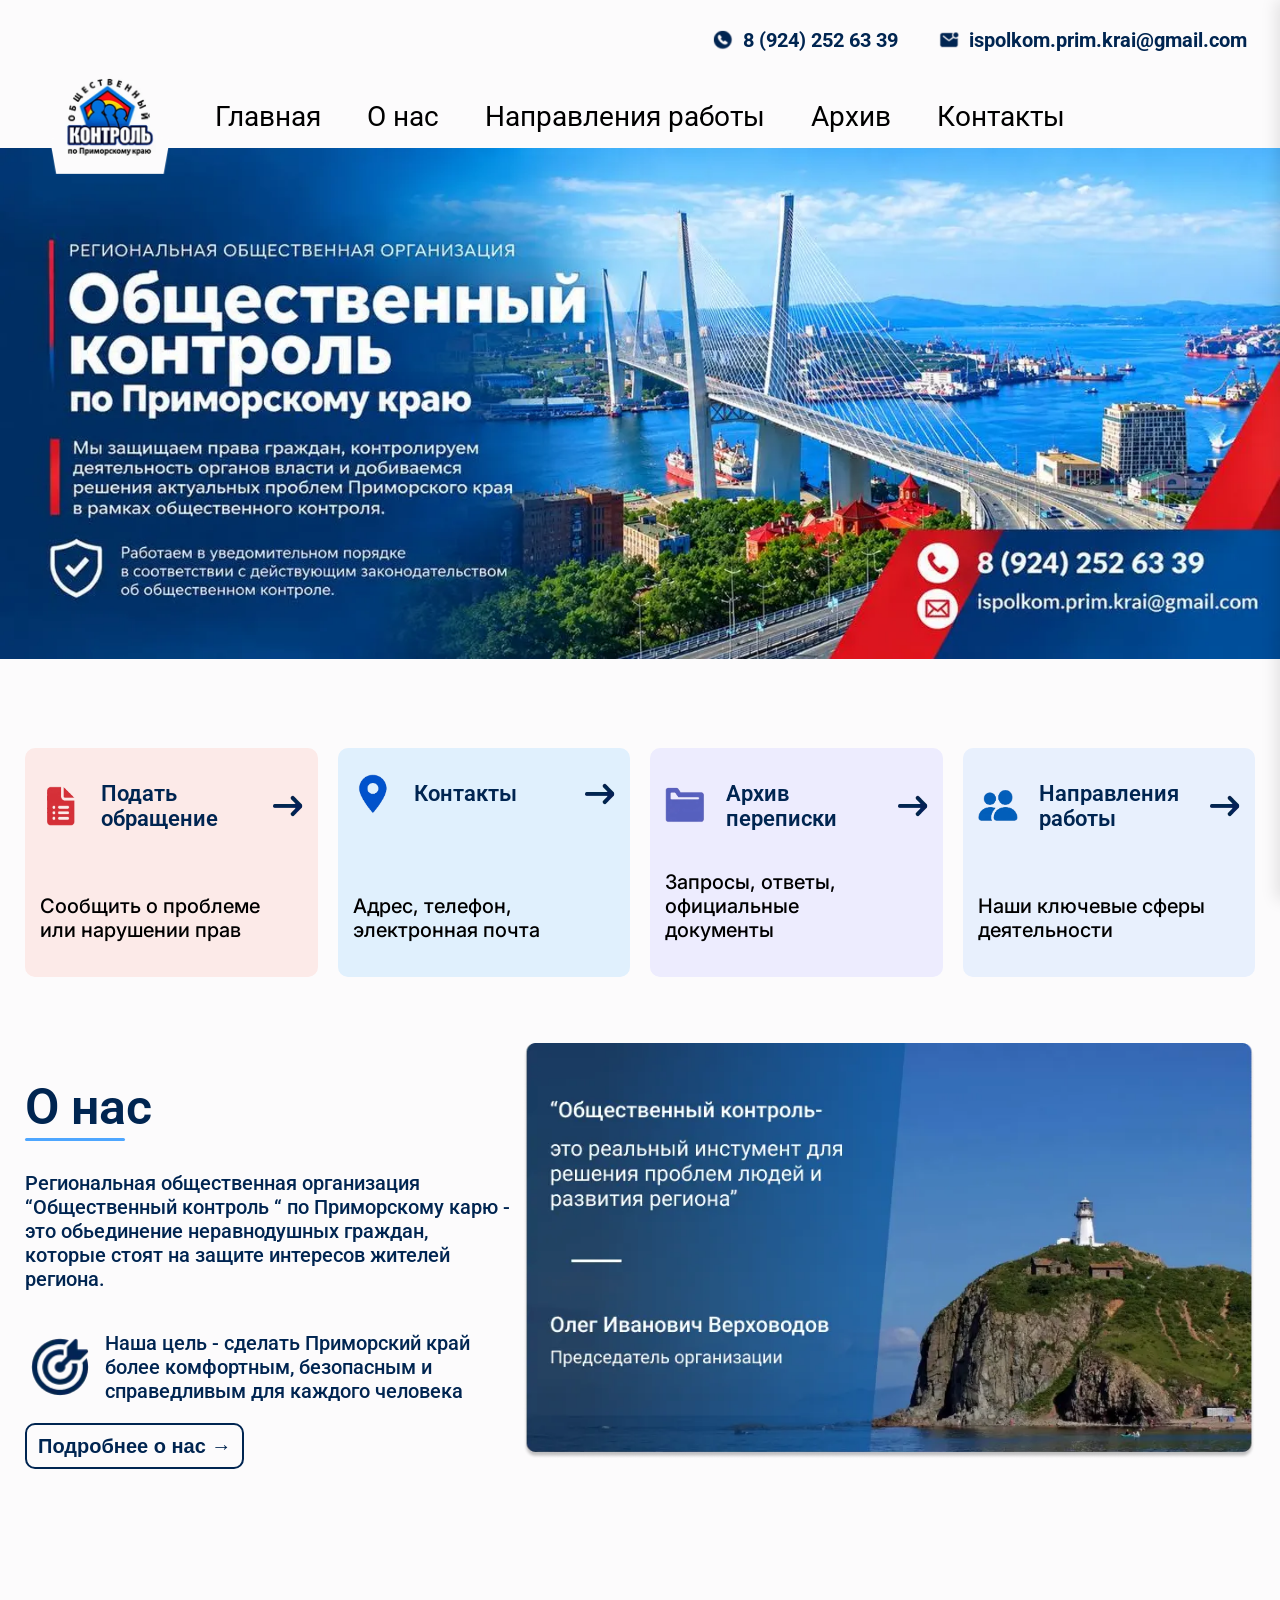
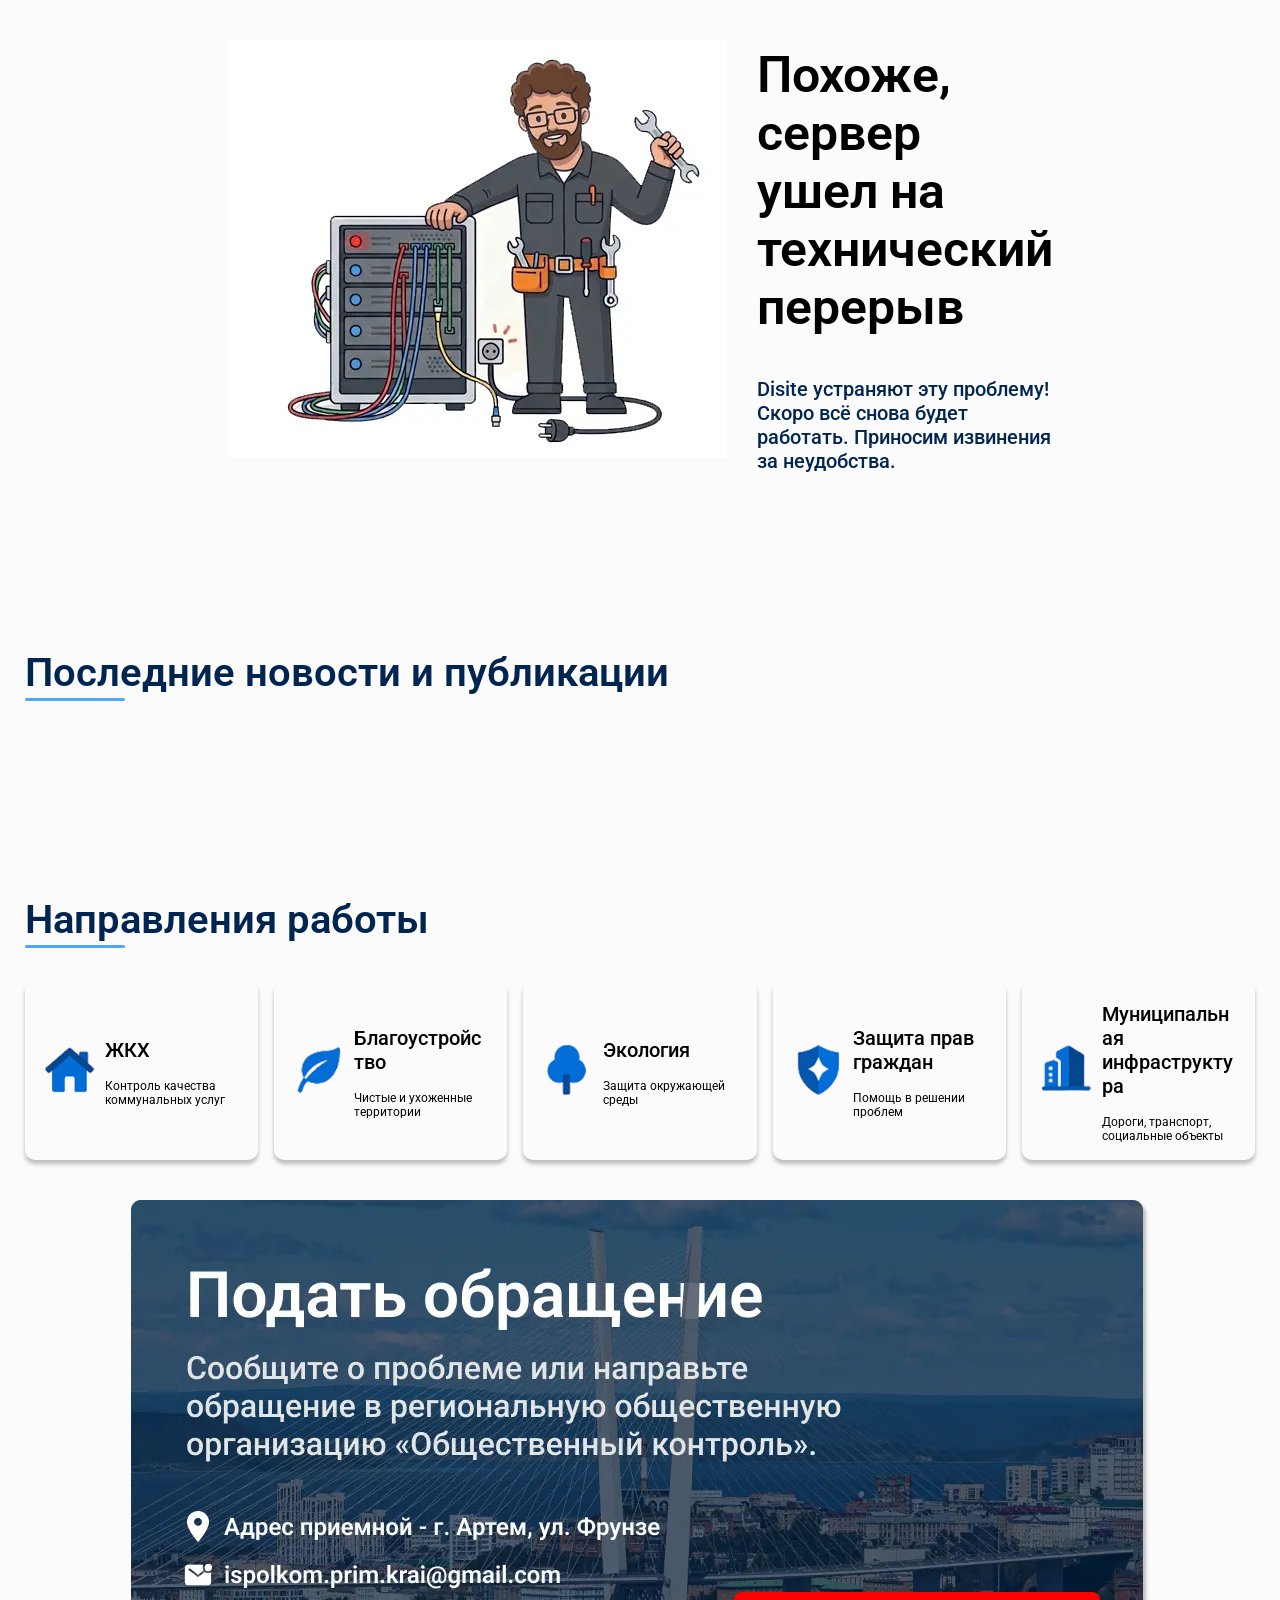
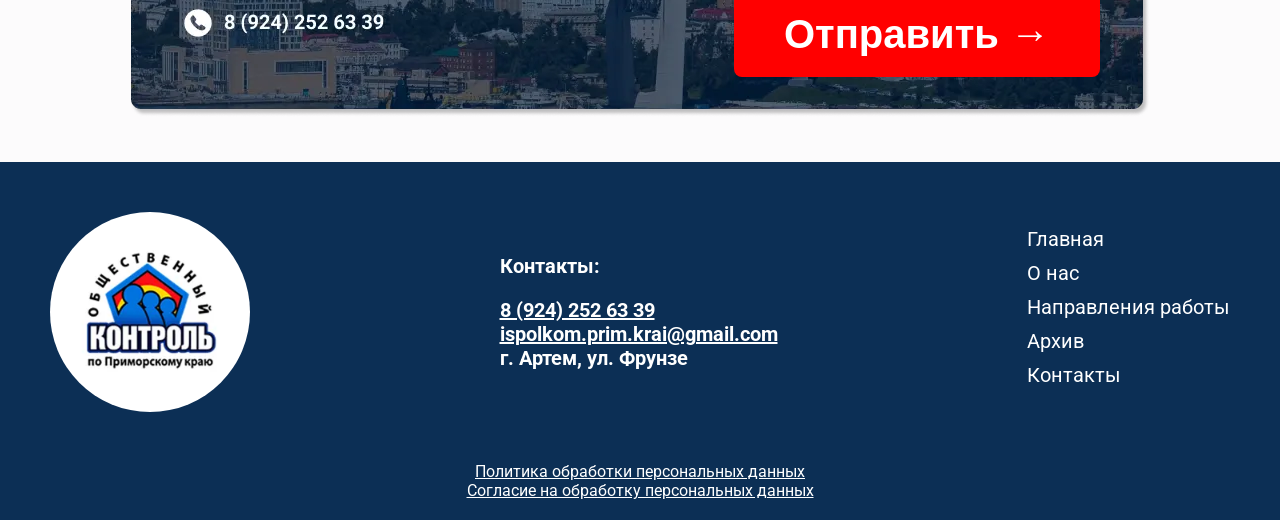
<file: index.html>
<!DOCTYPE html>
<html lang="en">
<head>
    <meta charset="UTF-8">
    <meta name="viewport" content="width=device-width, initial-scale=1.0">
    <title>Общественный контроль по приморскому краю</title>
    <link rel="stylesheet" href="style/home.css">
    <link rel="stylesheet" href="style/navigation.css">
    <link rel="stylesheet" href="style/login.css">
    <link rel="stylesheet" href="style/modalApport.css">
    <link rel="stylesheet" href="style/modalSend.css">
    <link rel="stylesheet" href="style/mobileIndex.css">
</head>
<body>
    <div class="junNaviUpBar" id="glava">
        <a href="tel:79242526339" class="oneBtn"><img src="imaginazer/phone.webp" alt=""><p>8 (924) 252 63 39</p></a>
        <a href="mailto:ispolkom.prim.krai@gmail.com" class="oneBtn"><img src="imaginazer/mail.webp" alt=""><p>ispolkom.prim.krai@gmail.com</p></a>
    </div>

    <div class="navaGavno">
        <button class="burger" id="burgerBtn" aria-label="Меню">
            <span></span>
            <span></span>
            <span></span>
        </button>
    </div>

    <div class="naviBar">
        <img src="imaginazer/logogo.webp" alt="Лого" class="logo">
        <div class="Textus">
            <a href="#glava">Главная</a>
            <a href="#aboutSas">О нас</a>
            <a href="#naprav">Направления работы</a>
            <a href="#docs">Архив</a>
            <a href="#contact">Контакты</a>
        </div>
    </div>

    <!-- Выезжающее меню (телефон) -->
    <div class="mobileMenu" id="mobileMenu">
        <a href="#glava">Главная</a>
        <a href="#aboutSas">О нас</a>
        <a href="#naprav">Направления работы</a>
        <a href="#docs">Архив</a>
        <a href="#contact">Контакты</a>
    </div>

    <!-- Затемнение фона -->
    <div class="overlay" id="overlay"></div>



    <img src="" alt="" class="banner" id="bannerImg">

    <div class="mrPadding"></div>

    <div class="mrOtstup">
        <div class="activingCardochka">
            <a class="ssilkaCard" onclick="openModal()">
                <div class="card" style="background-color: #FCEAE8;">
                    <div class="cardAhead">
                        <img src="imaginazer/iconDock.webp" alt="" class="icons">
                        <h2>Подать обращение</h2>
                        <img src="imaginazer/strela.webp" alt="" class="strela">
                    </div>
                    <p>Сообщить о проблеме или нарушении прав</p>
                </div>
            </a>

            <a href="#contact" class="ssilkaCard">
                <div class="card"style="background-color: #E0F0FD;">
                    <div class="cardAhead">
                        <img src="imaginazer/iconMap.webp" alt="" class="icons">
                        <h2>Контакты</h2>
                        <img src="imaginazer/strela.webp" alt="" class="strela">
                    </div>
                    <p>Адрес, телефон, электронная почта</p>
                </div>
            </a>

            <a href="#docs" class="ssilkaCard">
                <div class="card"style="background-color: #EDECFE;">
                    <div class="cardAhead">
                        <img src="imaginazer/iconFolder.webp" alt="" class="icons">
                        <h2>Архив переписки</h2>
                        <img src="imaginazer/strela.webp" alt="" class="strela">
                    </div>
                    <p>Запросы, ответы, официальные документы</p>
                </div>
            </a>

            <a href="#naprav" class="ssilkaCard">
                <div class="card" style="background-color: #E8F0FD;">
                    <div class="cardAhead">
                        <img src="imaginazer/iconHumanoid.webp" alt="" class="icons">
                        <h2 id="golovv">Направления работы</h2>
                        <img src="imaginazer/strela.webp" alt="" class="strela">
                    </div>
                    <p>Наши ключевые сферы деятельности</p>
                </div>
            </a>
        </div>


        <div class="mrPadding"></div>


        <div class="aboutMee" id="aboutSas">
            <div class="aboutTextLeft">
                <h2 class="golov">О нас</h2>
                <p>Региональная общественная организация “Общественный контроль “ по Приморскому карю - это обьединение неравнодушных граждан, которые стоят на защите интересов жителей региона.</p>
                <div class="ourMission">
                    <img src="imaginazer/ourMiss.webp" alt="">
                    <p>Наша цель - сделать Приморский край более комфортным, безопасным и справедливым для каждого человека</p>
                </div>

                <a href="aboutSAS.html" class="btnSelf"><button><div class="contentBtn">Подробнее о нас →</div></button></a>

            </div>
            <div class="aboutTextRight">
                <img src="imaginazer/aboutBanner.webp" alt="">
            </div>
        </div>
    </div>



    <div class="aboutusPhone">
        <img src="imaginazer/aboutPhone.webp" alt="" class="bannersou">
        <a href="aboutSAS.html" class="selfach"><button><div class="cntnt">Подробнее о нас →</div></button></a>
    </div>



    <div class="mrOtstup">
        <div class="mrPadding"></div>

        <div class="allNewsHeader" id="docs">
            <h2 class="golov">Важная информация</h2>
            <a href="allNews.html" class="agas"><div class="allNews"><p>Все новости </p><img src="imaginazer/strelaBlack.webp" alt=""></div></a>
        </div>
    </div>
    
    
    <div class="news"></div>
    <br>
        <a href="allNews.html" class="tuda" id="newsHidePhone"><div class="allDocs"><p>Смотреть больше </p><img src="imaginazer/strelaBlack.webp" alt=""></div></a>
    <br>

    <div class="mrOtstup">
        <div class="mrPadding"></div>

        <h2 class="golov">Последние новости и публикации</h2>

        <br>

        <div class="docs"></div>

        <br>
            <a href="allDock.html" class="tuda"><div class="allDocs"><p>Смотреть больше </p><img src="imaginazer/strelaBlack.webp" alt=""></div></a>
        <br>
    </div>
    <div class="mrPadding"></div>
    <div class="mrOtstup" id="naprav">
        <h2 class="golov">Направления работы</h2>
        <div class="radCardNaprav">
            <div class="napravCards">
                <img src="imaginazer/iconZKH.webp" alt="">
                <div class="textusDedus">
                    <h2>ЖКХ</h2>
                    <p>Контроль качества коммунальных услуг</p>
                </div>
            </div>
            <div class="napravCards">
                <img src="imaginazer/iconEco.webp" alt="">
                <div class="textusDedus">
                    <h2>Благоустройство</h2>
                    <p>Чистые и ухоженные территории</p>
                </div>
            </div>
            <div class="napravCards">
                <img src="imaginazer/iconEco2.webp" alt="">
                <div class="textusDedus">
                    <h2>Экология</h2>
                    <p>Защита окружающей среды</p>
                </div>
            </div>
            <div class="napravCards">
                <img src="imaginazer/iconSafe.webp" alt="">
                <div class="textusDedus">
                    <h2>Защита прав граждан</h2>
                    <p>Помощь в решении проблем</p>
                </div>
            </div>
            <div class="napravCards">
                <img src="imaginazer/iconMunicipal.webp" alt="">
                <div class="textusDedus">
                    <h2>Муниципальная инфраструктура</h2>
                    <p>Дороги, транспорт, социальные объекты</p>
                </div>
            </div>
        </div>


        <div class="mrPadding"></div>

        <div class="bannerReport">
            <img src="imaginazer/reportBanner.webp" alt="" class="imagaBan">
            <a onclick="openModal()" class="sendie">
                <button>Отправить →</button>
            </a>
        </div>
    </div>

    <footer id="contact">
        <div class="line1">
            <img src="imaginazer/circleLogo.webp" alt="">
            <div class="phoneMarga"></div>
            <div class="gapon">
                <p>Контакты:</p>
                <div class="patapim"></div>
                <a href="tel:79242526339"><p>8 (924) 252 63 39</p></a>
                <a href="mailto:ispolkom.prim.krai@gmail.com"><p>ispolkom.prim.krai@gmail.com</p></a>
                <p> г. Артем, ул. Фрунзе</p>
            </div>
            <br>
            <div class="babaGapa">
                <a href="#glava">Главная</a>
                <a href="#aboutSas">О нас</a>
                <a href="#naprav">Направления работы</a>
                <a href="#docs">Архив</a>
                <a href="#contact">Контакты</a>
            </div>
        </div>
        <div class="policy">
            <a href="">Политика обработки персональных данных</a>
            <a href="">Согласие на обработку персональных данных</a>
        </div>
    </footer>
</body>
</html>





<div class="overlay" id="dididna">
    <div class="modalSendApport">
        <span class="close" onclick="closeModal()">&times;</span>
        <div class="imagaAndHeades">
            <img src="imaginazer/logoBG.webp" alt="" class="logoReport">
            <h2>Подать обращение</h2>
        </div>
        <form class="logg">
            <div class="grida">
                <div class="centrir">
                    <div class="megaFlex">
                        <div class="input-group">
                            <input type="text" id="login" placeholder=" " required>
                            <label for="login">Ваше имя</label>
                        </div>

                        <div class="input-group">
                            <input type="text" id="login" placeholder=" " required>
                            <label for="login">Электронная почта</label>
                        </div>
                    </div>

                    <div class="siphonee">
                        <div class="input-group phone-group">
                            <input 
                                type="tel" 
                                id="phone" 
                                inputmode="numeric" 
                                autocomplete="tel" 
                                maxlength="10" 
                                placeholder=" "
                                required
                            >
                            <span class="phone-prefix">+7</span>
                            <label for="phone">Телефон</label>
                        </div>
                    </div>
                </div>

                <div class="areaaaa">
                    <div class="input-group textarea-group">
                        <textarea 
                            id="message" 
                            placeholder=" " 
                            rows="5"
                            required
                        ></textarea>
                        <label for="message">Сообщение</label>
                    </div>
                </div>
            </div>

            <input type="file" id="fileInput" class="file-input-hidden" />

            <label for="fileInput" id="uploadBtn" class="upload-btn">
                <img src="imaginazer/screpa.webp" alt="Удалить">
                <span>Прикрепить файл или фото</span>
            </label>

            <div id="fileSelectedContainer" class="file-selected-container hidden">
                <div class="file-chip">
                    <span id="fileName" class="file-name">filename.ext</span>
                    <button type="button" id="removeFileBtn" class="file-remove-btn" title="Удалить файл">
                        <img src="imaginazer/exitt.webp" alt="Удалить" class="file-remove-icon">
                    </button>
                </div>

                <button type="button" id="changeFileBtn" class="change-btn">Изменить</button>
            </div>
            
            <div class="marginMarg"></div>

            <label class="checkbox-group">
                <input type="checkbox" id="agree" required>
                <span class="checkbox-box"></span>
                <span class="checkbox-text">
                    Нажимая кнопку «Отправить», вы подтверждаете согласие с 
                    <a href="#" target="_blank">политикой обработки персональных данных</a>
                </span>
            </label>


            <div class="btsn">
                <button type="submit" id="submitBtn" disabled>Отправить</button>
            </div>
        </form>
    </div>
</div>







<!-- Модалка успеха -->
<div id="successOverlay" class="modal-overlay" onclick="closeSuccessOnOverlay(event)">
    <div class="modal-content">
        <span class="close-btn" onclick="closeSuccess()">&times;</span>
        <h2 id="successTitle">Обращение отправлено</h2>
        <p id="successText">Спасибо! Мы свяжемся с вами в ближайшее время.</p>
    </div>
</div>



<script src="js/loadNewsClient.js"></script>
<script src="js/loadDocsClient.js"></script>
<script src="js/sendReport.js"></script>
<script src="js/moOrLap.js"></script>
<script src="js/burgerMenu.js"></script>
</file>
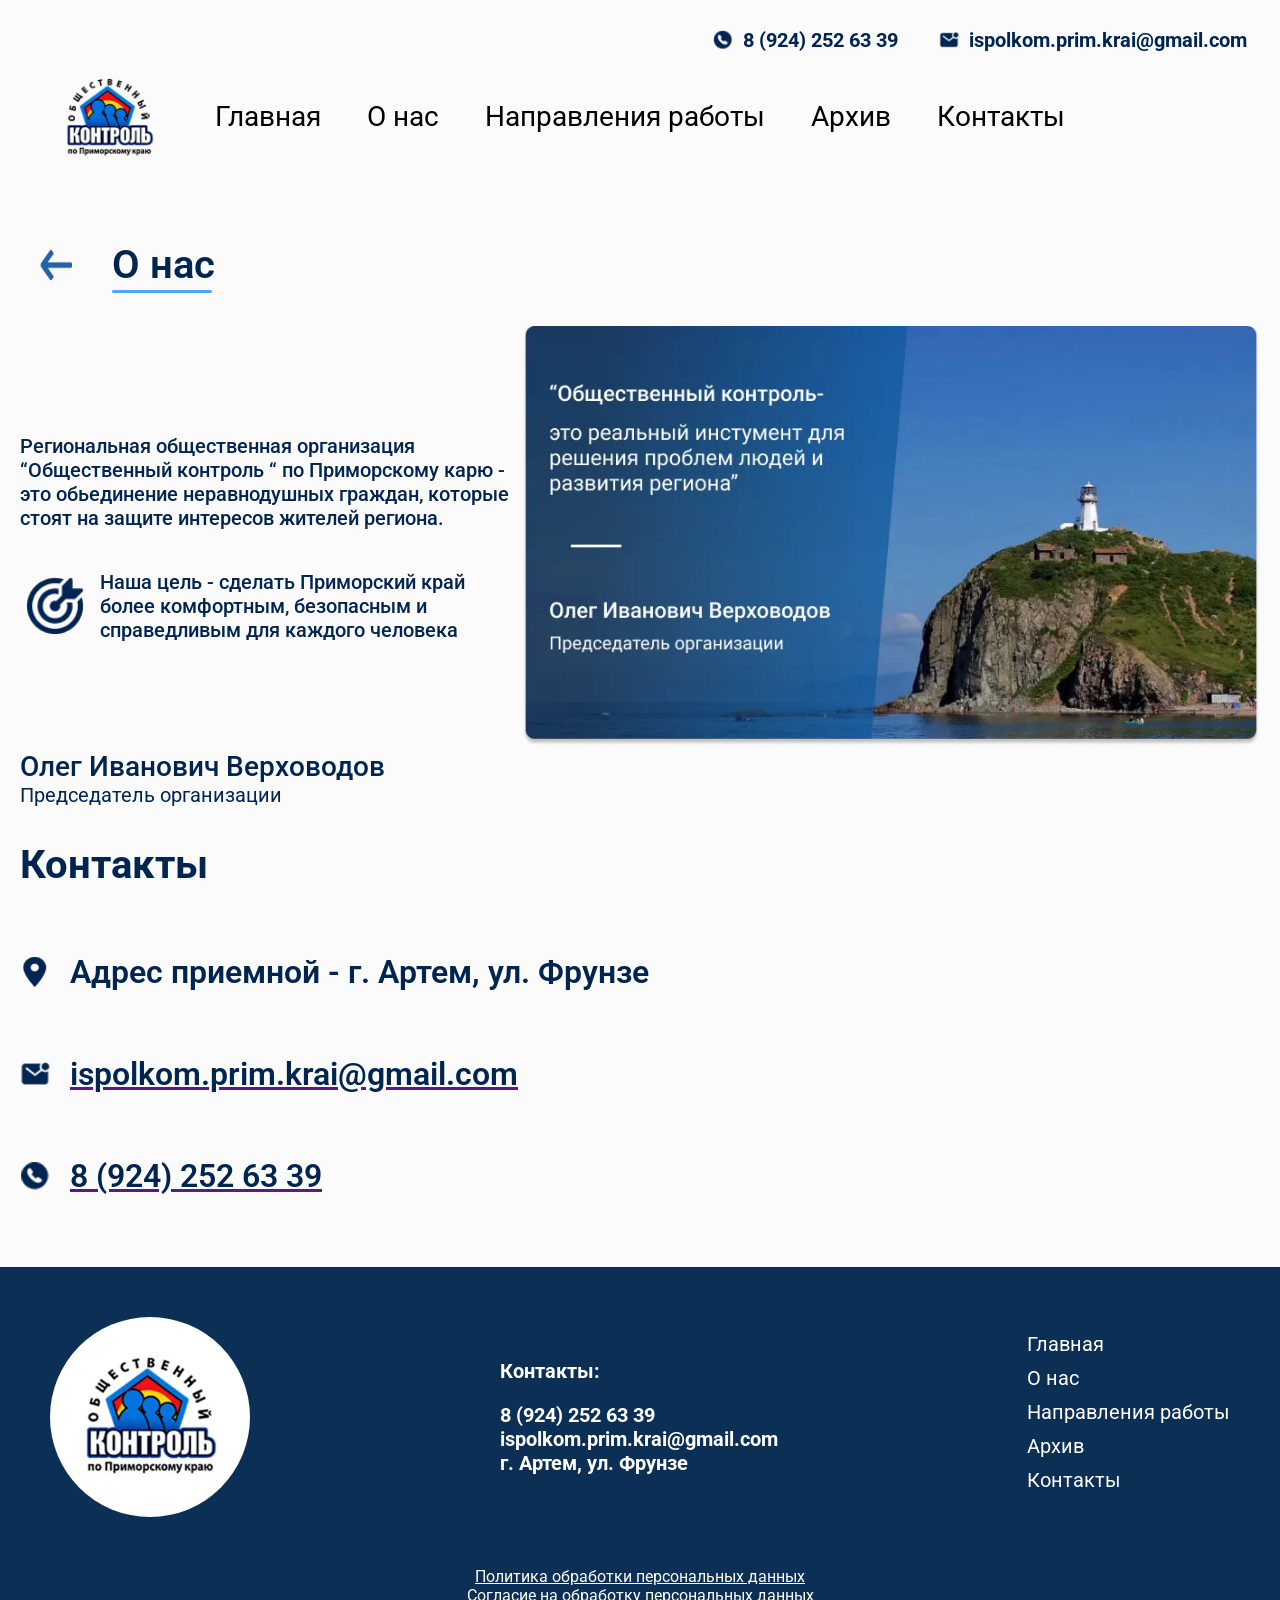
<file: aboutSAS.html>
<!DOCTYPE html>
<html lang="en">
<head>
    <meta charset="UTF-8">
    <meta name="viewport" content="width=device-width, initial-scale=1.0">
    <title>Общественный контроль по приморскому краю</title>
    <link rel="stylesheet" href="style/home.css">
    <link rel="stylesheet" href="style/navigation.css">
    <link rel="stylesheet" href="style/login.css">
    <link rel="stylesheet" href="style/modalApport.css">
    <link rel="stylesheet" href="style/sasAbout.css">
    <link rel="stylesheet" href="style/mobileIndex.css">
</head>
<body>
    <div class="junNaviUpBar" id="glava">
        <a href="tel:79242526339" class="oneBtn"><img src="imaginazer/phone.webp" alt=""><p>8 (924) 252 63 39</p></a>
        <a href="mailto:ispolkom.prim.krai@gmail.com" class="oneBtn"><img src="imaginazer/mail.webp" alt=""><p>ispolkom.prim.krai@gmail.com</p></a>
    </div>

    <div class="naviBar">

        <img src="imaginazer/logogo.webp" alt="">

        <div class="Textus">
            <a href="#glava">Главная</a>
            <a href="#aboutSas">О нас</a>
            <a href="#naprav">Направления работы</a>
            <a href="#docs">Архив</a>
            <a href="#contact">Контакты</a>
        </div>

    </div>

    <div class="mrPadding"></div>

    <div class="paddington">
        <div class="infofo">
            <a href="index.html" class="btnBack"><img src="imaginazer/iBeBack.webp" alt=""></a>
            <h2 class="golov">О нас</h2>
        </div>


        <div class="aboutMee" id="aboutSas">
            <div class="aboutTextLeft">
                <p>Региональная общественная организация “Общественный контроль “ по Приморскому карю - это обьединение неравнодушных граждан, которые стоят на защите интересов жителей региона.</p>
                <div class="ourMission">
                    <img src="imaginazer/ourMiss.webp" alt="">
                    <p>Наша цель - сделать Приморский край более комфортным, безопасным и справедливым для каждого человека</p>
                </div>
            </div>
            <div class="aboutTextRight">
                <img src="imaginazer/aboutBanner.webp" alt="">
            </div>
        </div>


        <h3>Олег Иванович Верховодов</h3>
        <p class="predsedatel">Председатель организации</p>

        <div class="brbr"></div>

        <h2>Контакты</h2>

        <div class="margancovka">
            <img src="imaginazer/imap.webp" alt="">
            <p>Адрес приемной - г. Артем, ул. Фрунзе</p>
        </div>
        <a href="">
            <div class="margancovka">
                <img src="imaginazer/mail.webp" alt="">
                <p>ispolkom.prim.krai@gmail.com</p>
            </div>
        </a>
        <a href="">
            <div class="margancovka">
                <img src="imaginazer/phone.webp" alt="">
                <p>8 (924) 252 63 39</p>
            </div>
        </a>
    </div>


    <footer id="contact">
        <div class="line1">
            <img src="imaginazer/circleLogo.webp" alt="">
            <div class="gapon">
                <p>Контакты:</p>
                <div class="patapim"></div>
                <p>8 (924) 252 63 39</p>
                <p>ispolkom.prim.krai@gmail.com</p>
                <p> г. Артем, ул. Фрунзе</p>
            </div>
            <div class="babaGapa">
                <a href="">Главная</a>
                <a href="">О нас</a>
                <a href="">Направления работы</a>
                <a href="">Архив</a>
                <a href="">Контакты</a>
            </div>
        </div>
        <div class="policy">
            <a href="">Политика обработки персональных данных</a>
            <a href="">Согласие на обработку персональных данных</a>
        </div>
    </footer>


</body>
</html>
</file>
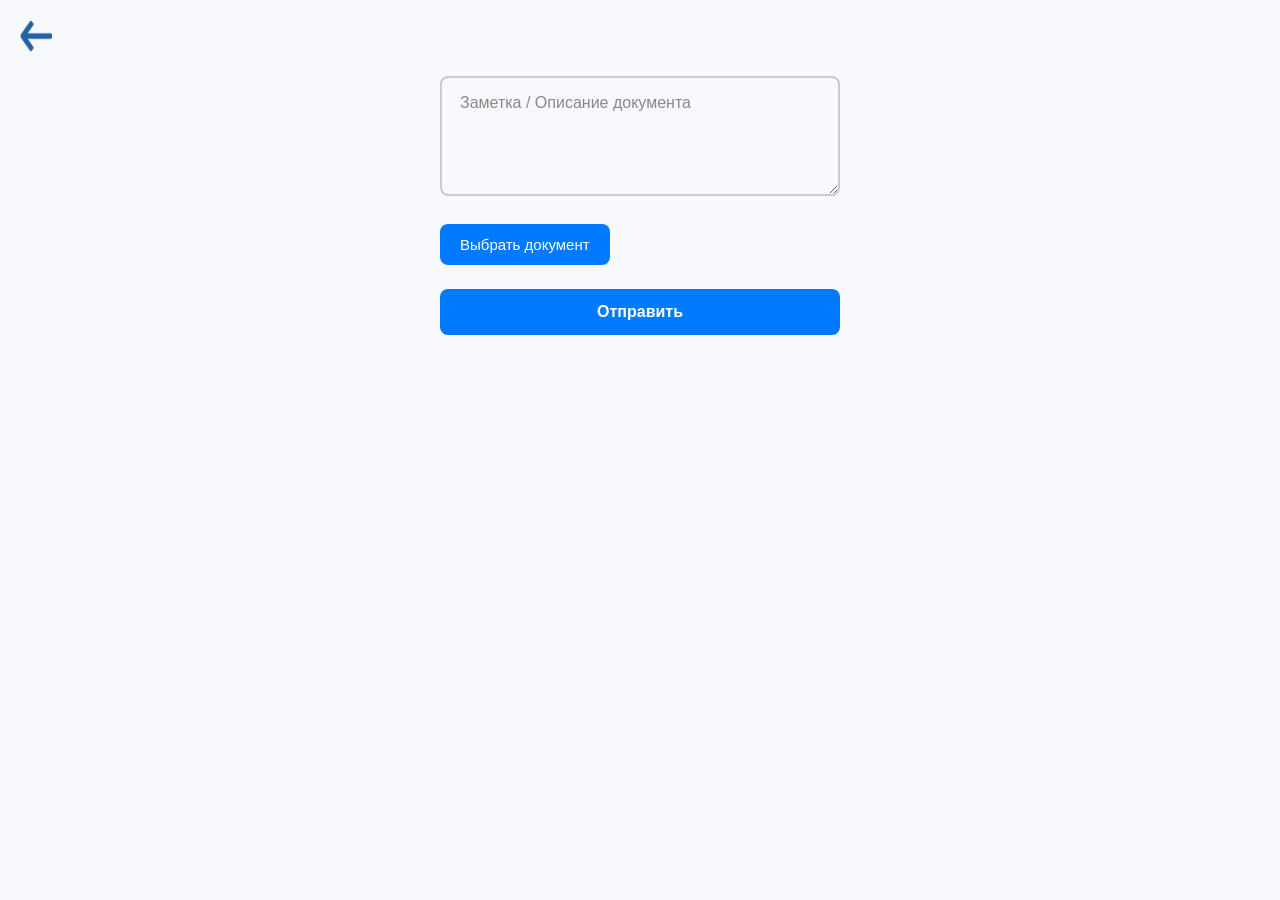
<file: addDocument.html>
<!DOCTYPE html>
<html lang="ru">
<head>
    <meta charset="UTF-8">
    <meta name="viewport" content="width=device-width, initial-scale=1.0">
    <title>Добавление документа</title>
    <link rel="stylesheet" href="style/addedNews.css">
</head>
<body>

    <a href="adminPanel.html" class="bebeack">
        <img src="imaginazer/iBeBack.webp" alt="Назад">
    </a>

    <form id="docForm">
        <div class="input-group">
            <textarea id="note" placeholder=" " required></textarea>
            <label for="note">Заметка / Описание документа</label>
        </div>

        <!-- Прямоугольник с именем файла и крестиком -->
        <div class="file-preview-box" id="filePreviewBox" style="display: none;">
            <span id="fileNameText">file.pdf</span>
            <button type="button" class="remove-img-btn" id="removeFileBtn">&times;</button>
        </div>

        <div class="file-upload-group">
            <input type="file" id="documentFile" class="hidden-file-input">
            <label for="documentFile" class="file-btn" id="fileBtnText">Выбрать документ</label>
        </div>

        <button type="submit" class="submit-btn">Отправить</button>
    </form>

    <!-- Модалка успеха -->
    <div class="modal-overlay" id="modalOverlay">
        <div class="modal-content">
            <h2>Успешно!</h2>
            <p>Документ успешно загружен на сервер.</p>
            <a href="adminPanel.html" class="submit-btn modal-ok-btn">Хорошо</a>
        </div>
    </div>

    <script src="js/addDocumentAdmin.js"></script>
</body>
</html>
</file>
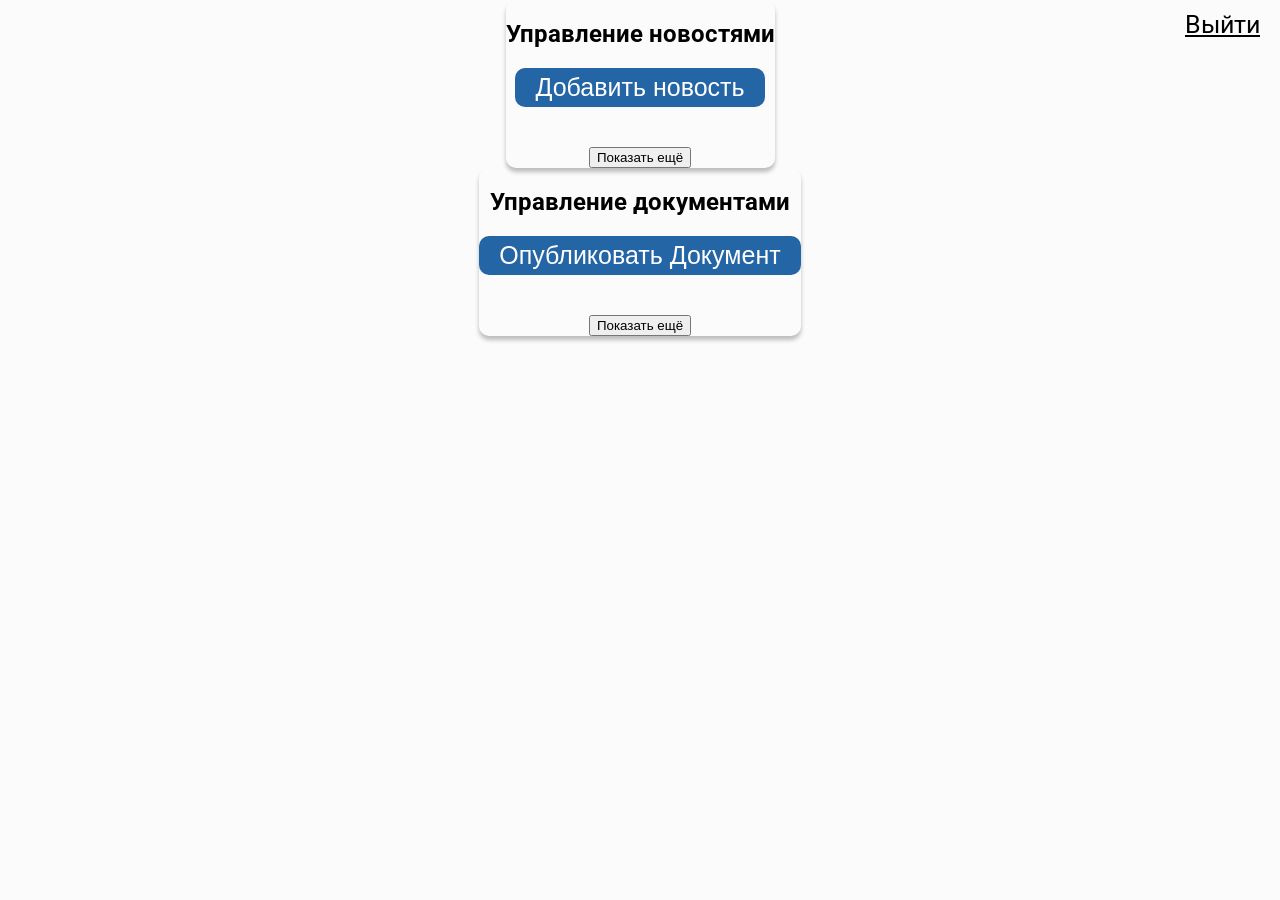
<file: adminPanel.html>
<!DOCTYPE html>
<html lang="ru">
<head>
    <meta charset="UTF-8">
    <title>Admin</title>
    <meta name="viewport" content="width=device-width, initial-scale=1.0">
    <link rel="stylesheet" href="style/panel.css">
    <link rel="stylesheet" href="style/AdminMobile.css">
</head>
<body>
    <a href="loginAdm.html" class="exists">Выйти</a>



    <div class="cardochka">
        <h2>Управление новостями</h2>
        <a href="addNews.html" class="btnAdded"><button>Добавить новость</button></a>
        <div class="news"></div>
        <button id="loadMoreBtn">Показать ещё</button>
    </div>


    <div class="mrBrBrPatapim"></div>

    <div class="cardochka">
        <h2>Управление документами</h2>
        <a href="addDocument.html" class="btnAdded"><button>Опубликовать Документ</button></a>
        <div class="docs"></div>
        <button id="loadMoreDocsBtn">Показать ещё</button>
    </div>

</body>
</html>


<script src="js/loadAdminNews.js"></script>

<script src="js/loadDocs.js"></script>
</file>
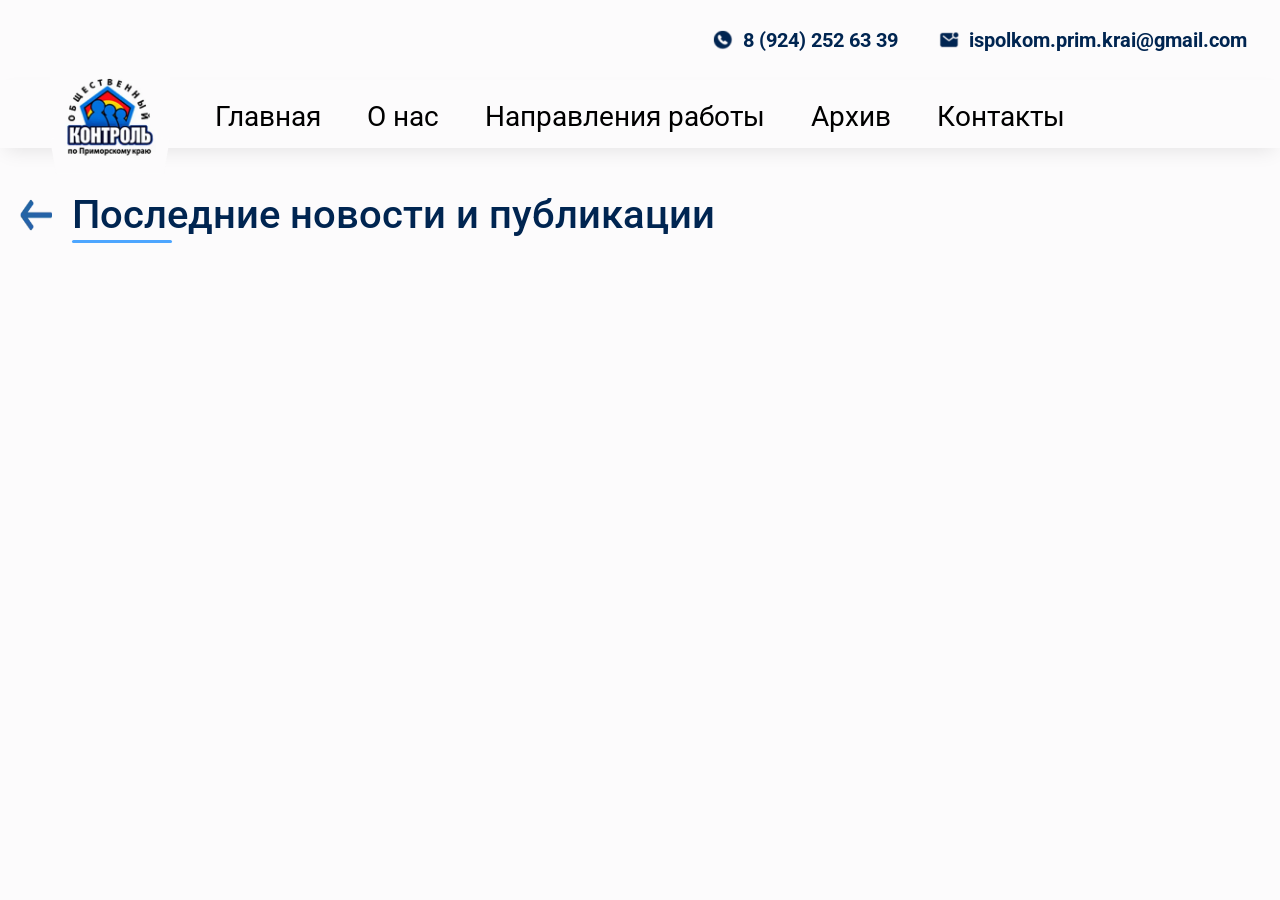
<file: allDock.html>
<!DOCTYPE html>
<html lang="en">
<head>
    <meta charset="UTF-8">
    <meta name="viewport" content="width=device-width, initial-scale=1.0">
    <title>Общественный контроль по приморскому краю</title>
    <link rel="stylesheet" href="style/home.css">
    <link rel="stylesheet" href="style/navigation.css">
    <link rel="stylesheet" href="style/login.css">
    <link rel="stylesheet" href="style/modalApport.css">
    <link rel="stylesheet" href="style/allDock.css">
    <link rel="stylesheet" href="style/mobileIndex.css">
</head>
<body>
    <div class="junNaviUpBar" id="glava">
        <a href="tel:79242526339" class="oneBtn"><img src="imaginazer/phone.webp" alt=""><p>8 (924) 252 63 39</p></a>
        <a href="mailto:ispolkom.prim.krai@gmail.com" class="oneBtn"><img src="imaginazer/mail.webp" alt=""><p>ispolkom.prim.krai@gmail.com</p></a>
    </div>

    <div class="naviBar">

        <img src="imaginazer/logogo.webp" alt="">

        <div class="Textus">
            <a href="#glava">Главная</a>
            <a href="#aboutSas">О нас</a>
            <a href="#naprav">Направления работы</a>
            <a href="#docs">Архив</a>
            <a href="#contact">Контакты</a>
        </div>

    </div>

    <div class="mrDown"></div>
    <div class="infofo">
        <a href="index.html" class="btnBack"><img src="imaginazer/iBeBack.webp" alt=""></a>
        <h2 class="golov">Последние новости и публикации</h2>
    </div>
    
    <div class="mrDown"></div>

    <div class="page">
        <div class="docs"></div>
    </div>

</body>
</html>
<script src="js/addDock.js"></script>
</file>
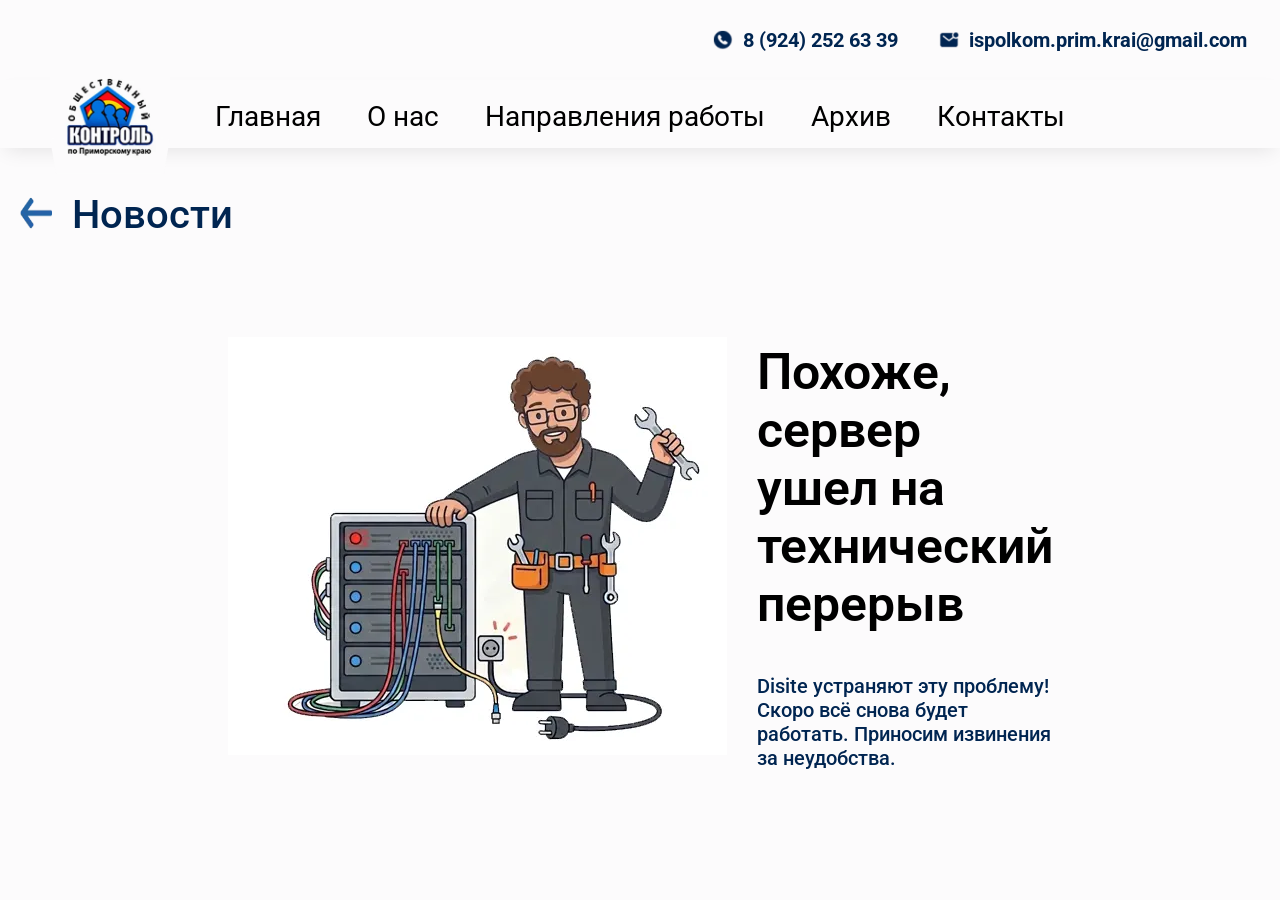
<file: allNews.html>
<!DOCTYPE html>
<html lang="en">
<head>
    <meta charset="UTF-8">
    <meta name="viewport" content="width=device-width, initial-scale=1.0">
    <title>Общественный контроль по приморскому краю</title>
    <link rel="stylesheet" href="style/home.css">
    <link rel="stylesheet" href="style/navigation.css">
    <link rel="stylesheet" href="style/login.css">
    <link rel="stylesheet" href="style/modalApport.css">
    <link rel="stylesheet" href="style/allDock.css">
    <link rel="stylesheet" href="style/mobileIndex.css">
</head>
<body>
    <div class="junNaviUpBar" id="glava">
        <a href="tel:79242526339" class="oneBtn"><img src="imaginazer/phone.webp" alt=""><p>8 (924) 252 63 39</p></a>
        <a href="mailto:ispolkom.prim.krai@gmail.com" class="oneBtn"><img src="imaginazer/mail.webp" alt=""><p>ispolkom.prim.krai@gmail.com</p></a>
    </div>

    <div class="naviBar">

        <img src="imaginazer/logogo.webp" alt="">

        <div class="Textus">
            <a href="#glava">Главная</a>
            <a href="#aboutSas">О нас</a>
            <a href="#naprav">Направления работы</a>
            <a href="#docs">Архив</a>
            <a href="#contact">Контакты</a>
        </div>

    </div>

    <div class="mrDown"></div>
    <div class="infofo">
        <a href="index.html" class="btnBack"><img src="imaginazer/iBeBack.webp" alt=""></a>
        <h2>Новости</h2>
    </div>

    <div class="mrDown"></div>

    <div class="page">
        <div class="news"></div>
    </div>

    <script>
        const API = "http://127.0.0.1:5000";

        async function loadNews() {
            const container = document.querySelector(".news");
            container.innerHTML = "";

            try {
                // Запрашиваем 15 новостей (максимум)
                const res = await fetch(`${API}/api/getNews=15`);
                const news = await res.json();

                function truncateWords(str, maxWords = 20) {
                    if (!str) return '';
                    const words = str.trim().split(/\s+/);
                    if (words.length <= maxWords) return str;
                    return words.slice(0, maxWords).join(' ') + '...';
                }

                news.forEach(item => {
                    const card = document.createElement("div");
                    card.classList.add("cardNews");

                    const aidi = item.idi;
                    const datete = item.date;
                    const timeme = item.time;
                    const heading = item.ahead;
                    const cont = truncateWords(item.textContent);

                    const storageKey = `news_${aidi}`;

                    card.innerHTML = `
                        <div class="imagin">
                            ${item.content && item.content !== 'NN'
                            ? `<div class="imgWrap"><img src="${item.content}" alt="Новость"></div>`
                            : ''}
                        </div>

                        <div class="textContent">
                            <p class="datata">${datete} • ${timeme}</p>
                            <h2 class="Aheading">${heading}</h2>
                            <p class="contentishe">${cont}</p>
                        </div>
                        <a href="mrBuilder.html?id=${encodeURIComponent(aidi)}" class="readNext" data-id="${aidi}">
                            Читать подробнее →
                        </a>
                    `;

                    try {
                        sessionStorage.setItem(storageKey, JSON.stringify({
                            idi: item.idi,
                            date: item.date,
                            time: item.time,
                            ahead: item.ahead,
                            textContent: item.textContent,
                            content: item.content
                        }));
                    } catch (e) {
                        console.warn("Не удалось сохранить новость в sessionStorage:", e);
                    }

                    container.appendChild(card);
                });

            } catch (err) {
                document.querySelectorAll('.allNewsHeader').forEach(el => {
                    el.style.display = 'none';
                });
                document.querySelectorAll('.zagolovok').forEach(el => {
                    el.style.display = 'none';
                });
                document.querySelectorAll('.tuda').forEach(el => {
                    el.style.display = 'none';
                });
                container.innerHTML = "";

                const card = document.createElement("div");
                card.classList.add("oops");

                card.innerHTML = `
                    <img src="imaginazer/oops.webp" alt="">

                    <div class="textAndBTNContents">
                        <h2>Похоже, сервер ушел на технический перерыв</h2>
                        <p>Disite устраняют эту проблему! Скоро всё снова будет работать. Приносим извинения за неудобства.</p>
                    </div>
                `;

                container.appendChild(card);
            }
        }

        loadNews();
    </script>
</body>
</html>
</file>
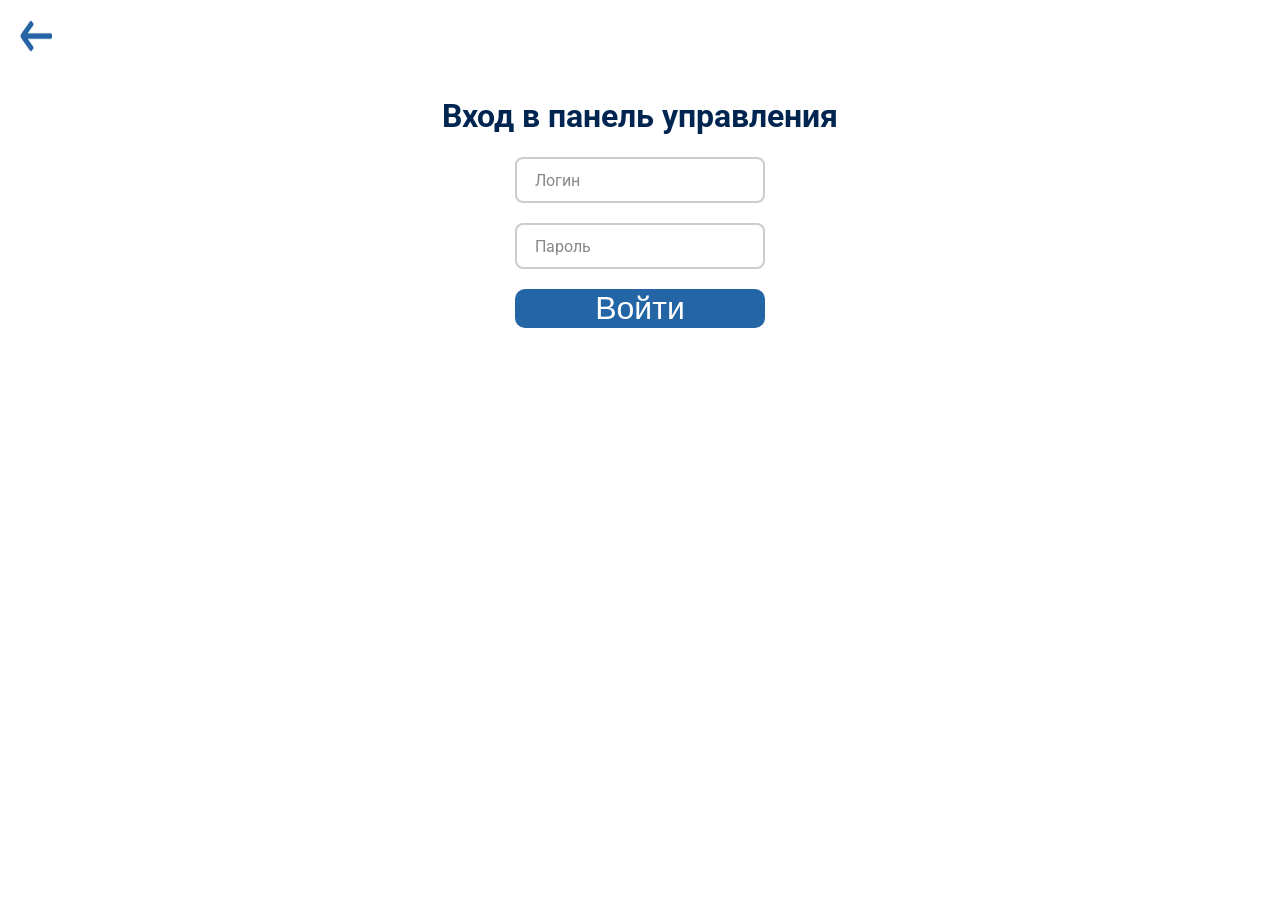
<file: loginAdm.html>
<!DOCTYPE html>
<html>
<meta name="viewport" content="width=device-width, initial-scale=1.0">
<meta charset="UTF-8">
<title>Вход</title>


<link rel="stylesheet" href="style/login.css">
<link rel="stylesheet" href="style/modals.css">
<link rel="stylesheet" href="style/AdminMobile.css">
<body>

    <a href="index.html" class="btnBack"><img src="imaginazer/iBeBack.webp" alt="" class="sasal"></a>


    <div id="modalOverlay" class="modal-overlay" onclick="closeModalOnOverlay(event)">
        <div class="modal-content">
            <span class="close-btn" onclick="closeModal()">&times;</span>
            <h2 id="modalTitle">Ошибка</h2>
            <p id="modalText">Ваш пароль неверный, попробуйте еще раз.</p>
        </div>
    </div>

    <div class="logg">
        <h1>Вход в панель управления</h1>


        <div class="input-group">
            <input type="text" id="login" placeholder=" " required>
            <label for="login">Логин</label>
        </div>

        <div class="input-group">
            <input type="password" id="password" placeholder=" " required>
            <label for="password">Пароль</label>
        </div>

        <button onclick="send()">Войти</button>
    </div>

</body>
</html>

<script src="js/loginClient.js"></script>
</file>
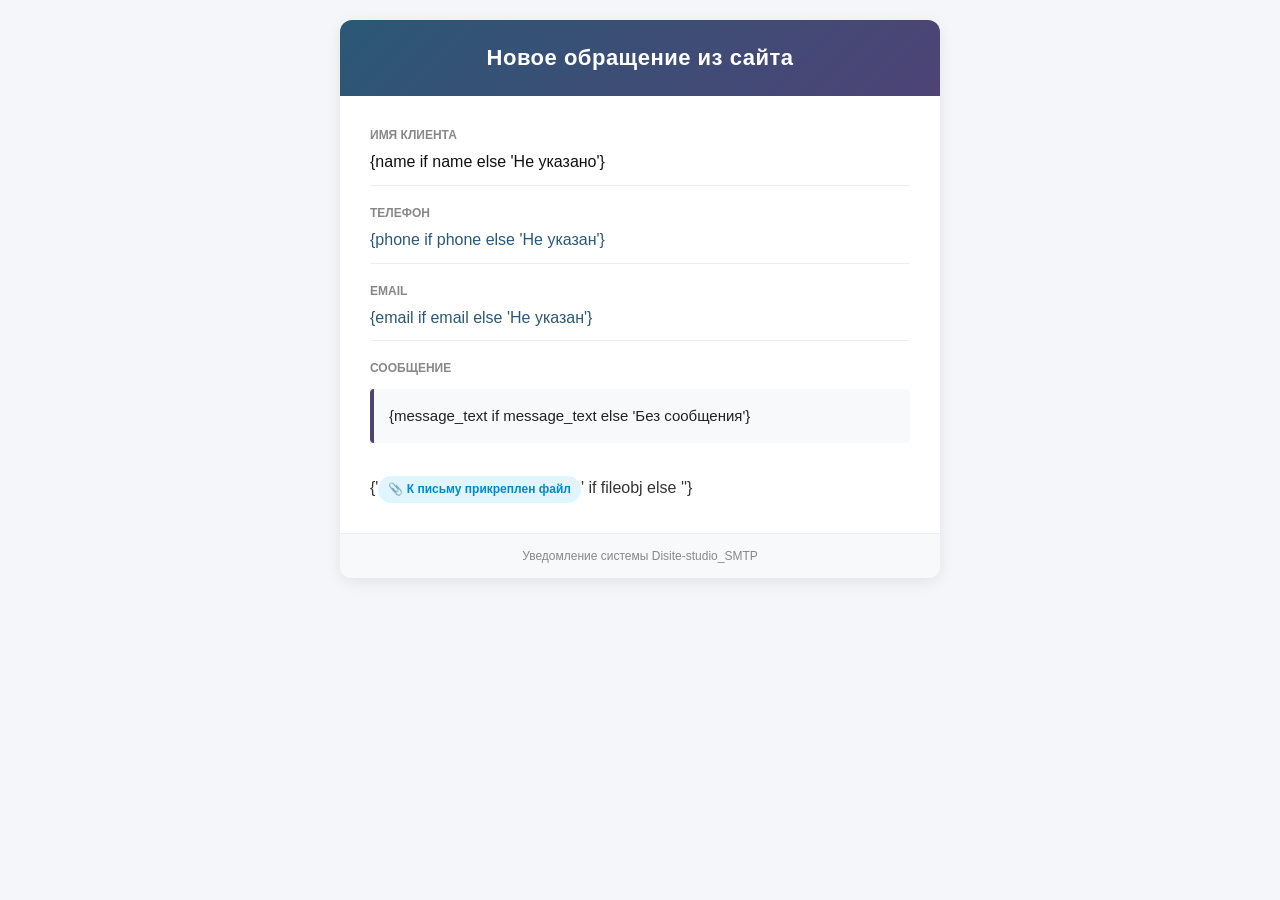
<file: tst.html>
<!DOCTYPE html>
<html>
<head>
    <meta charset="utf-8">
    <style>
        body { font-family: 'Segoe UI', Tahoma, Geneva, Verdana, sans-serif; background-color: #f4f6f9; margin: 0; padding: 20px; }
        .container { max-width: 600px; margin: 0 auto; background: #ffffff; border-radius: 12px; overflow: hidden; box-shadow: 0 4px 15px rgba(0,0,0,0.08); }
        .header { background: linear-gradient(135deg, #2b5876, #4e4376); padding: 25px; text-align: center; color: #ffffff; }
        .header h2 { margin: 0; font-size: 22px; letter-spacing: 0.5px; }
        .content { padding: 30px; color: #333333; line-height: 1.6; }
        .field { margin-bottom: 18px; border-bottom: 1px solid #eeeeee; padding-bottom: 10px; }
        .field-title { font-size: 12px; color: #888888; text-transform: uppercase; font-weight: bold; margin-bottom: 4px; }
        .field-value { font-size: 16px; color: #111111; font-weight: 500; word-break: break-word; }
        .message-box { background: #f8f9fa; border-left: 4px solid #4e4376; padding: 15px; border-radius: 4px; margin-top: 10px; white-space: pre-wrap; font-size: 15px; color: #222; }
        .footer { background: #f8f9fa; text-align: center; padding: 15px; font-size: 12px; color: #888888; border-top: 1px solid #eeeeee; }
        .badge { display: inline-block; background: #e1f5fe; color: #0288d1; padding: 4px 10px; border-radius: 20px; font-size: 12px; font-weight: bold; margin-top: 5px; }
    </style>
</head>
<body>
    <div class="container">
        <div class="header">
            <h2>Новое обращение из сайта</h2>
        </div>
        <div class="content">
            <div class="field">
                <div class="field-title">Имя клиента</div>
                <div class="field-value">{name if name else 'Не указано'}</div>
            </div>
            <div class="field">
                <div class="field-title">Телефон</div>
                <div class="field-value"><a href="tel:{phone}" style="color: #2b5876; text-decoration: none;">{phone if phone else 'Не указан'}</a></div>
            </div>
            <div class="field">
                <div class="field-title">Email</div>
                <div class="field-value"><a href="mailto:{email}" style="color: #2b5876; text-decoration: none;">{email if email else 'Не указан'}</a></div>
            </div>
            <div class="field" style="border-bottom: none;">
                <div class="field-title">Сообщение</div>
                <div class="message-box">{message_text if message_text else 'Без сообщения'}</div>
            </div>
            {'<div class="badge">📎 К письму прикреплен файл</div>' if fileobj else ''}
        </div>
        <div class="footer">
            Уведомление системы Disite-studio_SMTP
        </div>
    </div>
</body>
</html>
</file>
<file: style/home.css>
@import url('https://fonts.googleapis.com/css2?family=Roboto:wght@400;700&display=swap');
@import url('https://fonts.googleapis.com/css2?family=Inter:wght@100..900&display=swap');

body {
  font-family: 'Roboto', sans-serif;
  padding: 0;
  margin: 0;
  background-color: #fcfbfc;
}

html{
  scroll-behavior: smooth;
}


.Textus a {
    position: relative;

    display: inline-block;
    padding: 20px 8px;
    padding-bottom: 15px;
    font-size: 28px;
    font-weight: 400;
    text-decoration: none;
    color: black;
}



.gapon p{
    margin: 0;
}


.phoneMarga{
    margin-top: 30px;
}

.Textus a::after {
    color: #2465A5;
    content: "";
    position: absolute;
    left: 0;
    bottom: 10px;
    width: 100%;
    height: 2px;
    background: currentColor;
    transform: scaleX(0);
    transform-origin: right;
    transition: transform 0.3s ease;
}

.Textus {
    display: flex;
    align-items: center;   /* выравнивание по вертикали */
    gap: 30px;             /* вот теперь работает */
}


.Textus a:hover::after {
    transform: scaleX(1);
    transform-origin: left;
}
.agas {
    text-decoration: none;
    color: inherit;
    display: inline-block;
}

.allNews {
    display: flex;
    align-items: center;
    gap: 8px;
    position: relative;
}

.golov {
    position: relative;
    display: inline-block; /* важно, чтобы полоска была по ширине текста, а не на всю строку */
    padding-bottom: 5px;
}

.golov::after {
    content: "";
    position: absolute;
    left: 0;
    bottom: 0;
    width: 100px;        /* 10-20 пикселей */
    height: 3px;        /* толщина полоски */
    background-color: #4da6ff; /* голубой */
    border-radius: 2px; /* скругление, по желанию */
}

.allNews::after {
    content: "";
    position: absolute;
    left: 0;
    bottom: 10px;
    width: 100%;
    height: 2px;
    background: currentColor;
    transform: scaleX(0);
    transform-origin: left;
    transition: transform 0.3s ease;
}

.agas:hover .allNews::after {
    transform: scaleX(1);
}


.tuda {
    text-decoration: none;
    color: inherit;
    display: inline-block;
}

.allDocs {
    display: flex;
    align-items: center;
    gap: 8px;
    position: relative;
}

.allDocs::after {
    content: "";
    position: absolute;
    left: 0;
    bottom: 10px;
    width: 100%;
    height: 2px;
    background: currentColor;
    transform: scaleX(0);
    transform-origin: left;
    transition: transform 0.3s ease;
}

.tuda:hover .allDocs::after {
    transform: scaleX(1);
}





.navaGavno{
    display: block;
}




.mrOtstup{
    padding: 25px;
}

.junNaviUpBar{
    display: flex;
    gap: 15px;
    justify-content: flex-end;
    width: 100%;
    padding-right: 20px;
    box-sizing: border-box;
}


.junNaviUpBar a{
    padding: 5px 10px;
    border-radius: 10px;
    margin: 3px;
    transition: all 0.2s;
}

.junNaviUpBar a:hover{
    background-color: #ebebeb;
}

.oneBtn{
    display: flex;
    align-items: center;
    gap: 10px;
    color: rgb(0,37,81);
    text-decoration: none;
}

.oneBtn p{
    font-weight: 700;
    font-size: 20px;
}

.oneBtn img{
    width: 20px;
}

.naviBar{
    position: relative;
    width: 100%;
    display: flex;
    align-items: center;
    justify-content: center;
}

.naviBar img{
    position: absolute;
    left: 50px;
    width: 120px;
}

.banner{
    width: 100%;
}

.card {
    width: 100%;
    display: flex;
    flex-direction: column;
    justify-content: space-between;
    box-sizing: border-box;
    padding: 15px;
    border-radius: 10px;
}

.cardAhead {
    display: flex;
    align-items: center;
    justify-content: space-between;
    gap: 20px;
    color: #002551;
}

.cardAhead h2{
    width: 150px;
    height: auto;
    font-weight: 600;
    font-size: 22px;
}

.strela{
    width: 30px;
    height: 22px;
}

.icons{
    width: 40px;
}

.card p{
    width: 238px;
    font-family: 'Inter', sans-serif;
    font-size: 20px;
    font-weight: 500;
    color: black;
}


.aboutusPhone{
    display: none;
}



.ssilkaCard{
    display: inline-block;
    text-decoration: none;
    flex: 1 1 0;
    display: flex;
    border-radius: 10px;
    transition: transform 0.25s ease, box-shadow 0.25s ease;

}

.ssilkaCard:hover{
    transform: translateY(-8px);
    box-shadow: 0 12px 24px rgba(0,0,0,0.12);
}

.activingCardochka{
    margin: 20px 0;
    align-items: stretch;
    display: flex;
    justify-content: space-between;
    gap: 20px;
}


/* ABOUT BLOCK */

.aboutTextRight{
    width: 60%;
}
.aboutTextLeft{
    width: 40%;
}

.aboutMee{
    display: flex;
    align-items: center;
    gap: 10px;
}

.aboutTextLeft h2{
    font-weight: 600;
    font-size: 50px;
    margin-bottom: 10px;
}
.aboutTextLeft p{
    font-weight: 500;
    font-size: 20px;
    color: #002551;
}

.ourMission{
    gap: 10px;
    display: flex;
    align-items: center;
}

.ourMission img{
    width: 70px;
    height: 70px;
}

.aboutTextRight img{
    width: 100%;
}

.btnSelf button:hover{
    background: #002551;
    color: white;
}


.btnSelf button{
    background: none;
    border: 2px solid #002551;
    cursor: pointer;
    border-radius: 10px;
    transition: all 0.2s;
    color: #002551;
    font-weight: 700;
    font-size: 20px;
    line-height: 30px;
}

.contentBtn{
    display: flex;
    align-items: center;
    gap: 10px;
    padding: 5px;
}

.strelaIMG{
    width: 20px;
}

/* ABOUT BLOCK */


/* NEWS */
.allNewsHeader{
    display: flex;
    align-items: center;
    justify-content: space-between;
}
.allNewsHeader h2{
    font-weight: 600;
    font-size: 40px;
    color: #002551;
}

.allNewsHeader a{
    text-decoration: none;
}

.allNews{
    font-weight: 500;
    font-size: 30px;
    gap: 10px;
    color: black;
    display: flex;
    align-items: center;
}


.news > div {
    width: calc(25% - 20px); /* Или 20% */
    flex-shrink: 0;
    box-sizing: border-box;
}

.news {
    display: flex;
    flex-direction: row;
    justify-content: center;
    flex-wrap: wrap;
    gap: 20px;
}

.cardBoxes{
    padding-bottom: 100px;
}

#newsHidePhone{
    display: none;
}

.cardNews {
    width: calc(20% - 20px);
    min-width: 220px;
    flex-shrink: 0;
    box-sizing: border-box;
    
    box-shadow: 0px 4px 4px 0px #00000040;
    border-radius: 10px;
    padding: 16px;
    
    display: flex;
    flex-direction: column;
}

.imagin {
    width: 100%;
    height: 180px;
    overflow: hidden;
    border-radius: 8px;
}

.imgWrap {
    width: 100%;
    height: 100%;
}

.imgWrap img {
    width: 100%;
    height: 100%;
    object-fit: cover;
    display: block;
}

.readNext {
    margin-top: auto;
    align-self: flex-start;
    text-decoration: none;
    color: #0252CD;
}

.datata{
    color: #6C6C6C;
}

.Aheading{
    color: #002551;
}

/* NEWS */





/* OOPS */

.oops {
    width: 100%;
    display: flex;
    flex-direction: row; /* Текст и картинка встают в ряд */
    align-items: center; /* Центруем по вертикали */
    justify-content: center; /* Центруем сам блок */
    gap: 30px; /* Адекватный отступ между картинкой и текстом */
    padding: 20px;
    box-sizing: border-box;
}

.textAndBTNContents h2{
    font-weight: 600;
    font-size: 50px;
}

.textAndBTNContents p{
    font-weight: 500;
    font-size: 20px;
    color: #002551;
}

.textAndBTNContents {
    max-width: 600px; /* Фиксим ширину блока текста, чтобы он не улетал в край экрана */
    text-align: left; /* Текст внутри блока ровняем по левому краю */
}

/* OOPS */
.golov{
    font-weight: 600;
    font-size: 40px;
    color: #002551;
}
/* DOCS */

.cardDocs{
    box-shadow: 0px 4px 4px 0px #00000040;
    width: 100%;
    
    align-items: center;
    border-radius: 10px;

    display: flex;
    flex-direction: column;
    padding: 10px;
}

.flexerDoc{
    display: flex;
    width: 100%;
}


.datei{
    font-size: 20px;
    color: #6C6C6C;
    font-weight: 500;
}

.zaglav{
    font-weight: 600;
    font-size: 30px;
    color: #002551;
}

.nootes{
    font-size: 26px;
}

.imaga{
    width: 150px;
    height: 150px;
}

.download-btn:hover{
    color: white;
    background-color: #2465A5;
}
.download-btn{
    transition: all 0.2s;
    align-self: flex-end;
    border-radius: 10px;
    font-size: 25px;
    color: #2465A5;
    border: 2px solid #2465A5;
    padding: 5px;
    background-color: white;

    font-weight: 700;
    font-size: 20px;
    line-height: 30px;
    cursor: pointer;
}

.tuda{
    display: flex;
    margin-left: auto;
    width: fit-content; /* Чтобы ссылка не растягивалась на всю ширину */
    text-decoration: none;
}

.allDocs{
    display: inline-flex;
    align-items: center;
    gap: 8px;
}

.allDocs{
    font-weight: 500;
    font-size: 30px;
    gap: 10px;
    color: black;
    display: flex;
    align-items: center;
}

.hrhr{
    width: 100%;
    height: 1px;
    background-color: black;
}

/* DOCS */



/* NAPRAV */

.radCardNaprav{
    /* display: flex; */

    display: grid;
  /* Делаем колонки одинаковой ширины (например, 3 в ряд). fr = fraction, делит место поровну */
  grid-template-columns: repeat(auto-fit, minmax(150px, 1fr)); 
  gap: 16px; /* Отступы между карточками */
}


.napravCards:hover {
    transform: translateY(-6px);
}

.napravCards{
    cursor: pointer;
    box-sizing: border-box;
    box-shadow: 0px 4px 4px 0px #00000040;
    display: flex;
    align-items: center;
    gap: 20;
    border-radius: 10px;
    padding: 5px 20px;
    overflow-wrap: break-word;
    word-break: break-word;
    transition: transform 0.25s ease;
    hyphens: auto;
}

.textusDedus{
    padding-left: 10px;
}

.napravCards img{
    width: 50px;
}

.napravCards h2{
    font-size: 20px;
    font-weight: 500;
}
.napravCards p{
    font-size: 12px;
}
/* NAPRAV */

.mrPadding{
    padding: 20px;
}

.bannerReport {
    position: relative;
    display: flex;
    justify-content: center;
    align-items: center;
    width: fit-content;
    margin: 0 auto;
}

.imagaBan {
    display: block;
    max-width: 100%;
    height: auto;
}

.sendie {
    position: absolute;
    bottom: 40px;
    right: 50px;

}
.sendie button:hover {
    background-color: white;
    color: #FF0000;
}
.sendie button {
    cursor: pointer;
    font-size: 40px;
    padding: 20px 50px;
    font-weight: 600;
    background-color: #FF0000;
    color: white;
    border: none;
    border-radius: 8px;
    transition: background 0.2s;
}



footer{
    margin-top: 20px;
    padding-bottom: 20px;
    background-color: #0C2F55;
}

footer p{
    color: white;
}
footer a{
    color: white;
}

.line1 img{
    width: 200px;
}

.patapim{
    padding: 10px;
}

.line1{
    display: flex;
    align-items: center;
    justify-content: space-between;
    padding: 50px;
}

.babaGapa{
    display: flex;
    flex-direction: column;
}

.babaGapa a{
    margin-bottom: 10px;
    font-weight: 400;
    text-decoration: none;
    font-size: 20px;
}

.babaGapa p, .gapon{
    font-weight: 700;
    font-size: 20px;
}

.policy{
    text-align: center;
    display: flex;
    flex-direction: column;
}
</file>
<file: style/navigation.css>
@import url('https://fonts.googleapis.com/css2?family=Roboto:wght@400;700&display=swap');
@import url('https://fonts.googleapis.com/css2?family=Inter:wght@100..900&display=swap');

body {
  font-family: 'Roboto', sans-serif;
  padding: 0;
  margin: 0;
}

.mrOtstup{
    padding: 25px;
}

.junNaviUpBar{
    display: flex;
    gap: 15px;
    justify-content: flex-end;
    width: 100%;
    padding-right: 20px;
    box-sizing: border-box;
}

.oneBtn{
    display: flex;
    align-items: center;
    gap: 10px;
    color: rgb(0,37,81);
    text-decoration: none;
}

.oneBtn p{
    font-weight: 700;
    font-size: 20px;
}

.oneBtn img{
    width: 20px;
}

.naviBar{
    position: relative;
    width: 100%;
    display: flex;
    box-sizing: border-box;
    align-items: center;
    justify-content: center;
}

.naviBar img{
    position: absolute;
    left: 50px;
    width: 120px;
}


.line1 img{
    border-radius: 50%;
}

/* ===== Бургер (по умолчанию скрыт) ===== */
.burger {
    display: none;
    flex-direction: column;
    justify-content: space-between;
    width: 30px;
    height: 22px;
    background: transparent;
    border: none;
    cursor: pointer;
    padding: 0;
    z-index: 200;
    position: absolute;
    top: 0;
    right: 0;
}

.burger span {
    display: block;
    height: 3px;
    width: 100%;
    background: #000; /* свой цвет */
    border-radius: 2px;
    transition: transform .3s ease, opacity .3s ease;
}

/* Анимация бургера в крестик */
.burger.active span:nth-child(1) {
    transform: translateY(9px) rotate(45deg);
}
.burger.active span:nth-child(2) {
    opacity: 0;
}
.burger.active span:nth-child(3) {
    transform: translateY(-10px) rotate(-45deg);
}

/* ===== Выезжающее меню ===== */
.mobileMenu {
    position: fixed;
    top: 0;
    right: 0;
    width: 75%;
    max-width: 320px;
    height: 100vh;
    background: #fff; /* свой цвет */
    display: flex;
    flex-direction: column;
    gap: 20px;
    padding: 90px 25px 25px;
    box-sizing: border-box;
    transform: translateX(100%);
    transition: transform .35s ease;
    z-index: 150;
    box-shadow: -4px 0 15px rgba(0,0,0,.1);
}

.mobileMenu.active {
    transform: translateX(0);
}

.mobileMenu a {
    text-decoration: none;
    color: #000;
    font-size: 18px;
    padding: 10px 0;
    border-bottom: 1px solid #eee;
}

/* ===== Затемнение ===== */
.overlay {
    position: fixed;
    inset: 0;
    background: rgba(0,0,0,.45);
    opacity: 0;
    visibility: hidden;
    transition: opacity .3s ease, visibility .3s ease;
    z-index: 120;
}

.overlay.active {
    opacity: 1;
    visibility: visible;
}

/* ===== Телефон / планшет ===== */
@media (max-width: 768px) {
    .Textus {
        display: none;
    }

    .burger {
        display: flex;
    }
}
</file>
<file: style/login.css>
@import url('https://fonts.googleapis.com/css2?family=Roboto:wght@400;700&display=swap');
@import url('https://fonts.googleapis.com/css2?family=Inter:wght@100..900&display=swap');

body {
  font-family: 'Roboto', sans-serif;
  padding: 0;
  margin: 0;
}


.btnBack{
    margin: 20px;
    display: block;
}

.btnBack img{
    width: 32px;
    height: 32px;
}

/* Контейнер для поля */
.input-group {
    position: relative;
    margin-bottom: 20px;
    width: 250px; /* Задай нужную ширину */
}

/* Стили самого инпута */
.input-group input {
    width: 100%;
    padding: 12px 16px;
    font-size: 16px;
    border: 2px solid #ccc;
    border-radius: 8px;
    outline: none;
    background: transparent;
    transition: border-color 0.2s ease;
    box-sizing: border-box;
    
}

/* Стили для метки (бывший placeholder) */
.input-group label {
    position: absolute;
    left: 14px;
    top: 50%;
    transform: translateY(-50%);
    background-color: #fff; /* Цвет фона страницы, чтобы перекрывать рамку инпута */
    padding: 0 6px;
    color: #888;
    font-size: 16px;
    pointer-events: none; /* Чтобы клик пролетал сквозь label прямо в input */
    transition: 0.2s ease all;
}

/* Когда инпут В ФОКУСЕ или НЕ ПУСТОЙ — поднимаем label на верхнюю границу */
.input-group input:focus ~ label,
.input-group input:not(:placeholder-shown) ~ label {
    top: 0;
    font-size: 12px;
    color: #007bff; /* Цвет метки при фокусе */
}

/* Изменение цвета рамки инпута при фокусе */
.input-group input:focus {
    border-color: #007bff;
}

h1{
    text-align: center;
    color: #002551;
    font-size: 32px;
}

.logg{
    display: flex;
    flex-direction: column; /* Элементы выстраиваются сверху вниз */
    align-items: center;
    width: 100%;
}

.logg button{
    background-color: #2465A5;
    color: white;
    border-radius: 10px;
    border: none;
    font-size: 32px;
    width: 250px;
    cursor: pointer;
    transition: all 0.2s;
}

.logg button:hover{
    background-color: #3279c0;
}
</file>
<file: style/modalApport.css>
.imagaAndHeades{
    display: flex;
    align-items: center;
}




#dididna {
  position: fixed;
  top: 0;
  left: 0;
  width: 100%;
  height: 100%;
  background-color: rgba(0, 0, 0, 0.5);
  
  display: flex;
  justify-content: center;
  align-items: center;

  opacity: 0;
  visibility: hidden;
  pointer-events: none;
  transition: opacity 0.25s ease, visibility 0.25s ease;
}

#dididna .modal-window {
  transform: scale(0);
  opacity: 0;
  
  transition: transform 0.35s cubic-bezier(0.68, -0.6, 0.32, 1.6), opacity 0.2s ease;
}


#dididna.active {
  opacity: 1;
  visibility: visible;
  pointer-events: auto;
}

#dididna.active .modal-window {
  transform: scale(1);
  opacity: 1;
}




.imagaAndHeades h2{
    font-size: 30px;
    flex: 1;
    text-align: center;
}

.logoReport{
    position: absolute;
}

.modalSendApport{
    position: relative;
    width: 50vw;
    height: auto;
    background: #fff;
    border-radius: 8px;
    padding: 0;
}

.logoReport{
    display: none;
}


.overlay {
  position: fixed;
  inset: 0;
  background: rgba(0,0,0,.5);
  display: flex;
  align-items: center;
  justify-content: center;
}

.close{
    position: absolute;
    font-size: 30px;
    color: gray;
    right: 20px;
    top: 10px;
    cursor: pointer;
}



/* ---------- Поле телефона ---------- */
.phone-group {
    position: relative;
    display: flex;
    justify-content: flex-start;


}

.phone-group input {
    padding-left: 16px;
    transition: padding-left 0.2s ease;
}

.phone-group input:focus,
.phone-group input:not(:placeholder-shown) {
    padding-left: 44px;
}

.phone-prefix {
    position: absolute;
    left: 16px;
    top: 50%;
    transform: translateY(-50%);
    font-size: 16px;
    color: #002551;
    pointer-events: none;
    user-select: none;
    opacity: 0;
    transition: opacity 0.2s ease;
    z-index: 2;
}

/* Показываем +7 только когда поле активно или заполнено */
.phone-group input:focus ~ .phone-prefix,
.phone-group input:not(:placeholder-shown) ~ .phone-prefix {
    opacity: 1;
}



.phone-group {
    display: flex;
    justify-content: flex-start;
    align-items: stretch;   /* вместо center */
}

.phone-group input {
    width: 100%;
    margin: 0;
    text-align: left;
}

.siphonee{
    width: 100%;
}


.areaaaa{
    width: 100%;
}


/* ---------- Многострочное поле ---------- */
.textarea-group {
    width: 100%; /* или больше — например, 400px, если нужно */
}

.textarea-group textarea {
    width: 100%;
    height: 70px;
    padding: 12px 16px;
    font-size: 16px;
    font-family: inherit; /* чтобы шрифт совпадал с input */
    border: 2px solid #ccc;
    border-radius: 8px;
    outline: none;
    background: transparent;
    transition: border-color 0.2s ease;
    box-sizing: border-box;
    resize: vertical;   /* пользователь может растянуть только по высоте */
    line-height: 1.4;
}

.textarea-group textarea:focus {
    border-color: #007bff;
}

/* Label для textarea — позиционируется по верхнему краю, а не по центру */
.textarea-group label {
    position: absolute;
    left: 14px;
    top: 14px;                 /* отступ сверху вместо 50% */
    transform: none;           /* убираем translateY */
    background-color: #fff;
    padding: 0 6px;
    color: #888;
    font-size: 16px;
    pointer-events: none;
    transition: 0.2s ease all;
}

/* Когда поле в фокусе или заполнено — label вверх */
.textarea-group textarea:focus ~ label,
.textarea-group textarea:not(:placeholder-shown) ~ label {
    top: 0;
    transform: translateY(-50%);
    font-size: 12px;
    color: #007bff;
}


.megaFlex{
    width: 100%;
    display: flex;
    gap: 20px;
    justify-content: space-between;
}

.grida{
    display: grid;
    grid-template-columns: minmax(0, 1fr);
    gap: 20px; /* если нужен отступ */

}


.btsn{
    width: 100%;
}

.logg button{
    float: right;
}


/* ---------- Чекбокс согласия ---------- */
.checkbox-group {
    display: flex;
    align-items: flex-start;
    gap: 10px;
    width: 250px;
    margin-bottom: 20px;
    cursor: pointer;
    user-select: none;
}

/* Скрываем нативный чекбокс */
.checkbox-group input[type="checkbox"] {
    position: absolute;
    opacity: 0;
    width: 0;
    height: 0;
}

/* Кастомный квадратик */
.checkbox-box {
    flex-shrink: 0;
    width: 20px;
    height: 20px;
    border: 2px solid #ccc;
    border-radius: 5px;
    background: #fff;
    position: relative;
    transition: all 0.15s ease;
    margin-top: 2px;
}

/* Галочка внутри (псевдоэлемент) */
.checkbox-box::after {
    content: '';
    position: absolute;
    left: 5px;
    top: 1px;
    width: 6px;
    height: 11px;
    border: solid #fff;
    border-width: 0 2px 2px 0;
    transform: rotate(45deg) scale(0);
    transition: transform 0.15s ease;
}

/* Наведение */
.checkbox-group:hover .checkbox-box {
    border-color: #2465A5;
}

/* Отмечен */
.checkbox-group input:checked ~ .checkbox-box {
    background: #2465A5;
    border-color: #2465A5;
}

.checkbox-group input:checked ~ .checkbox-box::after {
    transform: rotate(45deg) scale(1);
}

/* Фокус (доступность) */
.checkbox-group input:focus-visible ~ .checkbox-box {
    box-shadow: 0 0 0 3px rgba(36, 101, 165, 0.25);
}

/* Текст */
.checkbox-text {
    font-size: 13px;
    color: #555;
    line-height: 1.4;
}

.checkbox-text a {
    color: #2465A5;
    text-decoration: underline;
}

.checkbox-text a:hover {
    color: #3279c0;
}

/* ---------- Кнопка в неактивном состоянии ---------- */
.logg button:disabled {
    background-color: #b8c5d1;
    cursor: not-allowed;
    opacity: 0.7;
}

.logg button:disabled:hover {
    background-color: #b8c5d1; /* не меняется при наведении */
}










.file-input-hidden {
    display: none;
}

.upload-btn {
    display: flex;
    align-items: center;
    justify-content: center;
    width: 50%;
    padding: 14px 20px;
    border: 1.5px solid #2b5c8f;
    border-radius: 8px;
    background-color: #ffffff;
    color: #0d2b45;
    font-size: 18px;
    font-weight: 600;
    cursor: pointer;
    transition: background-color 0.2s ease, border-color 0.2s ease;
}

.upload-btn:hover {
    background-color: #f0f4f8;
}

.upload-btn img{
    width: 30px;
    height: 30px;
}

.marginMarg{
    padding-top: 20px;
}


.file-selected-container {
    display: flex;
    align-items: center;
    gap: 12px;
    width: 100%;
    max-width: 600px;
}

.file-chip {
    display: flex;
    align-items: center;
    gap: 10px;
    width: 50%;
    background-color: #eef3f8;
    border: 1px solid #d0dbe5;
    padding: 10px 14px;
    border-radius: 8px;
    max-width: calc(100% - 130px);
    color: #0d2b45;
    font-size: 15px;
    font-weight: 500;
}

.file-name {
    white-space: nowrap;
    overflow: hidden;
    text-overflow: ellipsis;
}

.change-btn {
    width: 50%;
    padding: 10px 16px;
    border: 1.5px solid #2b5c8f;
    border-radius: 8px;
    background-color: #ffffff;
    color: #2b5c8f;
    font-size: 10px;
    font-weight: 600;
    cursor: pointer;
    white-space: nowrap;
    transition: background-color 0.2s, color 0.2s;
}

.change-btn:hover {
    background-color: #2b5c8f;
    color: #ffffff;
}

.hidden {
    display: none !important;
}


.file-chip button {
  min-width: 30px;
  border-radius: 50%;
  display: flex;
  align-items: center;
  justify-content: center;
  padding: 0;
  border: none;
  cursor: pointer;
  transition: background-color 0.2s;
  overflow: hidden;
}

.file-remove-btn img{
    width: 30px;
    height: 30px;
    display: block;
}

#removeFileBtn{
    width: 10px;
    height: auto;
    border-radius: 10px;
    background-color: #be123c;
}

#submitBtn{
    margin: 20px;
}
</file>
<file: style/modalSend.css>
.modal-overlay {
    position: fixed;
    top: 0;
    left: 0;
    width: 100vw;
    height: 100vh;
    background-color: rgba(0, 0, 0, 0.5);
    display: flex;
    justify-content: center;
    align-items: center;

    opacity: 0;
    visibility: hidden;
    transition: opacity 0.3s ease, visibility 0.3s ease;
    z-index: 1000;
}

.modal-content {
    background: #fff;
    padding: 24px;
    border-radius: 12px;
    position: relative;
    max-width: 400px;
    width: 90%;
    text-align: center;
    box-shadow: 0 10px 25px rgba(0, 0, 0, 0.2);

    transform: scale(0);
    transition: transform 0.3s cubic-bezier(0.175, 0.885, 0.32, 1.275);
}

.modal-overlay.active {
    opacity: 1;
    visibility: visible;
}

.modal-overlay.active .modal-content {
    transform: scale(1);
}

.close-btn {
    position: absolute;
    top: 10px;
    right: 15px;
    font-size: 24px;
    font-weight: bold;
    cursor: pointer;
    color: #aaa;
    transition: color 0.2s;
}

.close-btn:hover {
    color: #000;
}


/* Кнопка в режиме загрузки */
.btsn button.loading {
    position: relative;
    color: transparent !important;
    pointer-events: none;
    opacity: 0.85;
}

.btsn button.loading::after {
    content: "";
    position: absolute;
    top: 50%;
    left: 50%;
    width: 18px;
    height: 18px;
    margin: -9px 0 0 -9px;
    border: 2px solid rgba(255, 255, 255, 0.4);
    border-top-color: #fff;
    border-radius: 50%;
    animation: spin 0.7s linear infinite;
}

@keyframes spin {
    to { transform: rotate(360deg); }
}
</file>
<file: style/mobileIndex.css>
@media (max-width: 768px) {
    .junNaviUpBar{
        width: 100%;
        display: flex;
        flex-direction: column;
        gap: 3px;
    }

    .junNaviUpBar a p {
        margin: 0;             /* <-- вот тут собака зарыта */
        padding: 0;
        font-size: 15px;
    }
    .navaGavno{
        display: block;
    }

    .burger{
        position: absolute;
        top: 20px;
        right: 20px;
    }
    .naviBar{
        display: none;
    }

    .banner{
        width: 100%;
    }

    .activingCardochka{
        flex-direction: column;
    }
    .aboutMee, .agas{
        display: none;
    }
    .aboutusPhone{
        display: block
    }

    .selfach button:hover{
        background: #002551;
        color: white;
    }

    .aboutusPhone{
        position: relative;
    }

    .selfach button{
        position: absolute;
        bottom: 10px;
        right: 10px;
        background: none;
        border: 2px solid #002551;
        cursor: pointer;
        border-radius: 10px;
        background-color: white;
        transition: all 0.2s;
        color: #002551;
        font-weight: 700;
        font-size: 15px;
        line-height: 30px;
    }

    .contentBtn{
        display: flex;
        align-items: center;
        gap: 10px;
        padding: 5px;
    }

    .allNewsHeader h2, .allNews, .golov{
        font-size: 30px;
    }
    .allNews{
        gap: 3px;
    }
    .oops{
        width: 100%;
        display: flex;
        flex-direction: column;
        padding: 3px;
    }

    .oppana{
        width: 100vw;
    }

    .oops h2, .oops p{
        text-align: center;
    }

    .oops h2{
        font-size: 35px;
    }
    .cardNews{
        width: 100vw;
    }


    .radCardNaprav{
        display: flex;
        flex-direction: column;
    }

    .sendie {
        position: absolute;
        bottom: 10px;
        right: 10px;

    }

    .sendie button {
        font-size: 15px;
        padding: 10px 30px;
        font-weight: 600;
        border-radius: 8px;
    }


    .line1{
        display: flex;
        flex-direction: column;
        text-align: center;
    }

    .modalSendApport{
        position: relative;
        width: 90vw;
        height: auto;
        background: #fff;
        padding: 10px;
    }

    .modalSendApport img{
        width: 70px;
        height: 70px;
    }

    .file-remove-btn img{
        width: 20px;
        height: 20px;
    }
    #changeFileBtn{
        font-size: 20px;
    }


    .aboutTextLeft{
        width: 100%;
    }

    #newsHidePhone{
        display: block;
        padding: 20px;
    }

    .tuda{
        font-size: 10px;
    }


    /* Родителю текстового блока даем разрешающее сжатие */
    .flexerDoc, 
    .cardBoxes {
        min-width: 0; /* Обязательно! Разрешает flex-элементу уменьшаться меньше контента */
    }

    /* Сам текст с именем файла */
    .doc-id, .zaglav {
        width: 100%;
        box-sizing: border-box;
        
        /* Перенос длинных названий без пробелов */
        overflow-wrap: anywhere;
        word-break: break-word;
    }

    .margancovka p{
        font-size: 20px;
        font-weight: 600;
    }


    .news {
        display: flex;
        flex-direction: column;
        width: 100%;
        gap: 20px;
    }

    .mrPadding{
        padding: 0;
    }


    /* Самим карточкам ставим 100% ширины */
    .cardNews {
        width: 100%;
        box-sizing: border-box;
        
        box-shadow: 0px 4px 4px 0px #00000040;
        border-radius: 10px;
        padding: 16px;
        
        display: flex;
        flex-direction: column;
    }

    /* Также сбрось ограничение для селектора .news > div, если оно мешает */
    .news > div {
        width: 100%;
        flex-shrink: 0;
        box-sizing: border-box;
    }

    .megaFlex{
        width: 100%;
        gap: 2px;
        display: flex;
        justify-content: space-between;
    }

}
</file>
<file: style/sasAbout.css>
.paddington{
    padding: 20px;
}

.infofo{
    display: flex;
    gap: 20px;
    align-items: center;
}

.infofo h2{
    font-size: 40px;
}

h3{
    color: #002551;
    font-size: 28px;
    font-weight: 500;
    margin: 0;
}

.predsedatel{
    color: #002551;
    font-size: 20px;
    margin: 0;
}

h2{
    font-size: 40px;
    color: #002551;
}

.margancovka{
    display: flex;
    align-items: center;
    gap: 20px;
}

.margancovka p{
    color: #002551;
    font-size: 32px;
    font-weight: 600;
}

.margancovka img{
    width: 30px;
    height: 30px;
}
</file>
<file: style/addedNews.css>
/* Общие настройки */
body {
    font-family: -apple-system, BlinkMacSystemFont, "Segoe UI", Roboto, Helvetica, Arial, sans-serif;
    background-color: #f7f9fc;
    margin: 0;
    padding: 20px;
    display: flex;
    flex-direction: column;
    align-items: center;
}

.bebeack {
    align-self: flex-start;
    margin-bottom: 20px;
}

.bebeack img {
    width: 32px;
    height: 32px;
}

form {
    width: 100%;
    max-width: 400px;
    display: flex;
    flex-direction: column;
}

/* ==================================== */
/* Текстовые инпуты (Floating Labels)  */
/* ==================================== */
.input-group {
    position: relative;
    margin-bottom: 24px;
    width: 100%;
}

.input-group input,
.input-group textarea {
    width: 100%;
    padding: 14px 16px;
    font-size: 16px;
    border: 2px solid #ccc;
    border-radius: 8px;
    outline: none;
    background: #f7f9fc;
    transition: border-color 0.2s ease;
    box-sizing: border-box;
    font-family: inherit;
}

.input-group textarea {
    min-height: 120px;
    resize: vertical;
}

.input-group label {
    position: absolute;
    left: 14px;
    top: 18px;
    background-color: #f7f9fc;
    padding: 0 6px;
    color: #888;
    font-size: 16px;
    pointer-events: none;
    transition: 0.2s ease all;
}

/* Эффекты подъема лейбла */
.input-group input:focus ~ label,
.input-group input:not(:placeholder-shown) ~ label,
.input-group textarea:focus ~ label,
.input-group textarea:not(:placeholder-shown) ~ label {
    top: -10px;
    font-size: 12px;
    color: #007bff;
    font-weight: 600;
}

.input-group input:focus,
.input-group textarea:focus {
    border-color: #007bff;
}

/* ==================================== */
/* Превью картинки с крестиком           */
/* ==================================== */
.image-preview-container {
    position: relative;
    width: 100px;
    height: 100px;
    margin-bottom: 12px;
}

.image-preview-container img {
    width: 100%;
    height: 100%;
    object-fit: cover;
    border-radius: 8px;
    border: 2px solid #ddd;
}

.remove-img-btn {
    position: absolute;
    top: -8px;
    right: -8px;
    background: #ff4d4f;
    color: white;
    border: none;
    border-radius: 50%;
    width: 24px;
    height: 24px;
    font-size: 16px;
    line-height: 1;
    cursor: pointer;
    box-shadow: 0 2px 5px rgba(0,0,0,0.2);
    display: flex;
    align-items: center;
    justify-content: center;
    transition: background 0.2s;
}

.remove-img-btn:hover {
    background: #d9363e;
}

/* ==================================== */
/* Кастомный инпут загрузки файла       */
/* ==================================== */
.file-upload-group {
    margin-bottom: 24px;
}

.hidden-file-input {
    display: none;
}

.file-btn {
    display: inline-block;
    padding: 12px 20px;
    background-color: #007bff;
    color: #fff;
    font-size: 15px;
    font-weight: 500;
    border-radius: 8px;
    cursor: pointer;
    text-align: center;
    transition: background-color 0.2s ease, transform 0.1s ease;
    user-select: none;
}

.file-btn:hover {
    background-color: #0056b3;
}

.file-btn:active {
    transform: scale(0.98);
}

/* Главная кнопка отправки */
.submit-btn {
    padding: 14px;
    background-color: #007bff;
    color: white;
    border: none;
    border-radius: 8px;
    font-size: 16px;
    font-weight: bold;
    cursor: pointer;
    transition: background-color 0.2s ease;
}

.submit-btn:hover {
    background-color: #0056b3;
}

/* ==================================== */
/* Модальное окно                       */
/* ==================================== */
.modal-overlay {
    position: fixed;
    top: 0;
    left: 0;
    width: 100vw;
    height: 100vh;
    background-color: rgba(0, 0, 0, 0.5);
    display: flex;
    justify-content: center;
    align-items: center;
    opacity: 0;
    visibility: hidden;
    transition: opacity 0.3s ease, visibility 0.3s ease;
    z-index: 1000;
}

.modal-content {
    background: #fff;
    padding: 24px;
    border-radius: 12px;
    position: relative;
    max-width: 320px;
    width: 85%;
    text-align: center;
    box-shadow: 0 10px 25px rgba(0, 0, 0, 0.2);
    transform: scale(0);
    transition: transform 0.3s cubic-bezier(0.175, 0.885, 0.32, 1.275);
}

.close-btn {
    position: absolute;
    top: 10px;
    right: 15px;
    font-size: 24px;
    font-weight: bold;
    cursor: pointer;
    color: #aaa;
    transition: color 0.2s;
}

.close-btn:hover {
    color: #000;
}

.modal-overlay.active {
    opacity: 1;
    visibility: visible;
}

.modal-overlay.active .modal-content {
    transform: scale(1);
}

.modal-ok-btn {
    margin-top: 15px;
    width: 100%;
}

/* ==================================== */
/* Превью документа (прямоугольник)      */
/* ==================================== */
.file-preview-box {
    position: relative;
    width: 100%;
    min-height: 60px;
    margin-bottom: 12px;
    padding: 16px 44px 16px 16px;
    background: #eef4ff;
    border: 2px dashed #007bff;
    border-radius: 8px;
    display: flex;
    align-items: center;
    font-size: 15px;
    color: #0056b3;
    font-weight: 500;
    word-break: break-all;
    box-sizing: border-box;
}

.file-preview-box .remove-img-btn {
    top: 50%;
    right: 10px;
    transform: translateY(-50%);
}
</file>
<file: style/panel.css>
@import url('https://fonts.googleapis.com/css2?family=Roboto:wght@400;700&display=swap');
@import url('https://fonts.googleapis.com/css2?family=Inter:wght@100..900&display=swap');

body {
  font-family: 'Roboto', sans-serif;
  padding: 0;
  margin: 0;
  background-color: #fbfbfb;
}


.cardBoxes{
    display: flex;
    align-items: center;
    justify-content: space-between;
    gap: 20px;
}

.bottomBar{
    display: flex;
}

.btnAdded button{
    background-color: #2465A5;
    color: white;
    cursor: pointer;
    border: none;
    border-radius: 10px;
    font-size: 25px;
    font-weight: 500;
    padding: 5px 20px;
}

.news hr, .docs hr{
    color: gray;
    margin: 20px;
}

.news, .docs{
    padding: 20px;
}

.cardochka{
    width: fit-content;
    margin-inline: auto;
    box-shadow: 0px 4px 4px 0px #00000040;
    align-items: center;
    flex-direction: column;
    display: flex;
    border-radius: 10px;
}


.dataContent{
    font-size: 25px;
    font-weight: 700;
}

.botombar{
    display: flex;
    align-items: center;
    gap: 10px;
}

.pushed{
    color: green;
}

.garey{
    color: gray;
}

.delete-btn, .download-btn {
    width: 32px;
    height: 32px;
    padding: 0;
    border: none;
    background: none;
    cursor: pointer;

    display: inline-flex;
    align-items: center;
    justify-content: center;
}

.delete-btn img, .download-btn img {
    width: 100%;
    height: 100%;
    object-fit: contain;
    display: block;
}


.dataContent,
.botombar {
    margin: 0;
}

.exists{
    font-size: 25px;
    color: black;
    position: fixed;
    right: 20px;
    top: 10px;
}
</file>
<file: style/AdminMobile.css>
@media (max-width: 768px) {
    .modal-content {
        background: #fff;
        padding: 24px;
        border-radius: 12px;
        position: relative;
        max-width: 400px;
        width: 80%;
        text-align: center;
        box-shadow: 0 10px 25px rgba(0, 0, 0, 0.2);

        /* Анимация масштабирования из точки по центру */
        transform: scale(0);
        transition: transform 0.3s cubic-bezier(0.175, 0.885, 0.32, 1.275);
    }

    .exists{
        display: none;
    }

    

}
</file>
<file: style/allDock.css>
.naviBar{
    box-shadow: 0px 8px 20px -6px #0000001A;

}

.mrDown{
    margin-top: 10px;
}

.infofo{
    display: flex;
    align-items: center;
}

.infofo h2{
    font-size: 40px;
    font-weight: 500;
    color: #002551;
}

.docs{
    padding: 40px;
}
</file>
<file: style/modals.css>
/* Подложка на весь экран */
.modal-overlay {
    position: fixed;
    top: 0;
    left: 0;
    width: 100vw;
    height: 100vh;
    background-color: rgba(0, 0, 0, 0.5); /* Затемнение фона */
    display: flex;
    justify-content: center;
    align-items: center;
    
    /* Изначально скрыто */
    opacity: 0;
    visibility: hidden;
    transition: opacity 0.3s ease, visibility 0.3s ease;
    z-index: 1000;
}

/* Модалка из центра */
.modal-content {
    background: #fff;
    padding: 24px;
    border-radius: 12px;
    position: relative;
    max-width: 400px;
    width: 90%;
    text-align: center;
    box-shadow: 0 10px 25px rgba(0, 0, 0, 0.2);

    /* Анимация масштабирования из точки по центру */
    transform: scale(0);
    transition: transform 0.3s cubic-bezier(0.175, 0.885, 0.32, 1.275);
}

/* Крестик закрытия */
.close-btn {
    position: absolute;
    top: 10px;
    right: 15px;
    font-size: 24px;
    font-weight: bold;
    cursor: pointer;
    color: #aaa;
    transition: color 0.2s;
}

.close-btn:hover {
    color: #000;
}

/* Класс для открытия */
.modal-overlay.active {
    opacity: 1;
    visibility: visible;
}

.modal-overlay.active .modal-content {
    transform: scale(1); /* Раскрываем окно до нормального размера */
}
</file>
